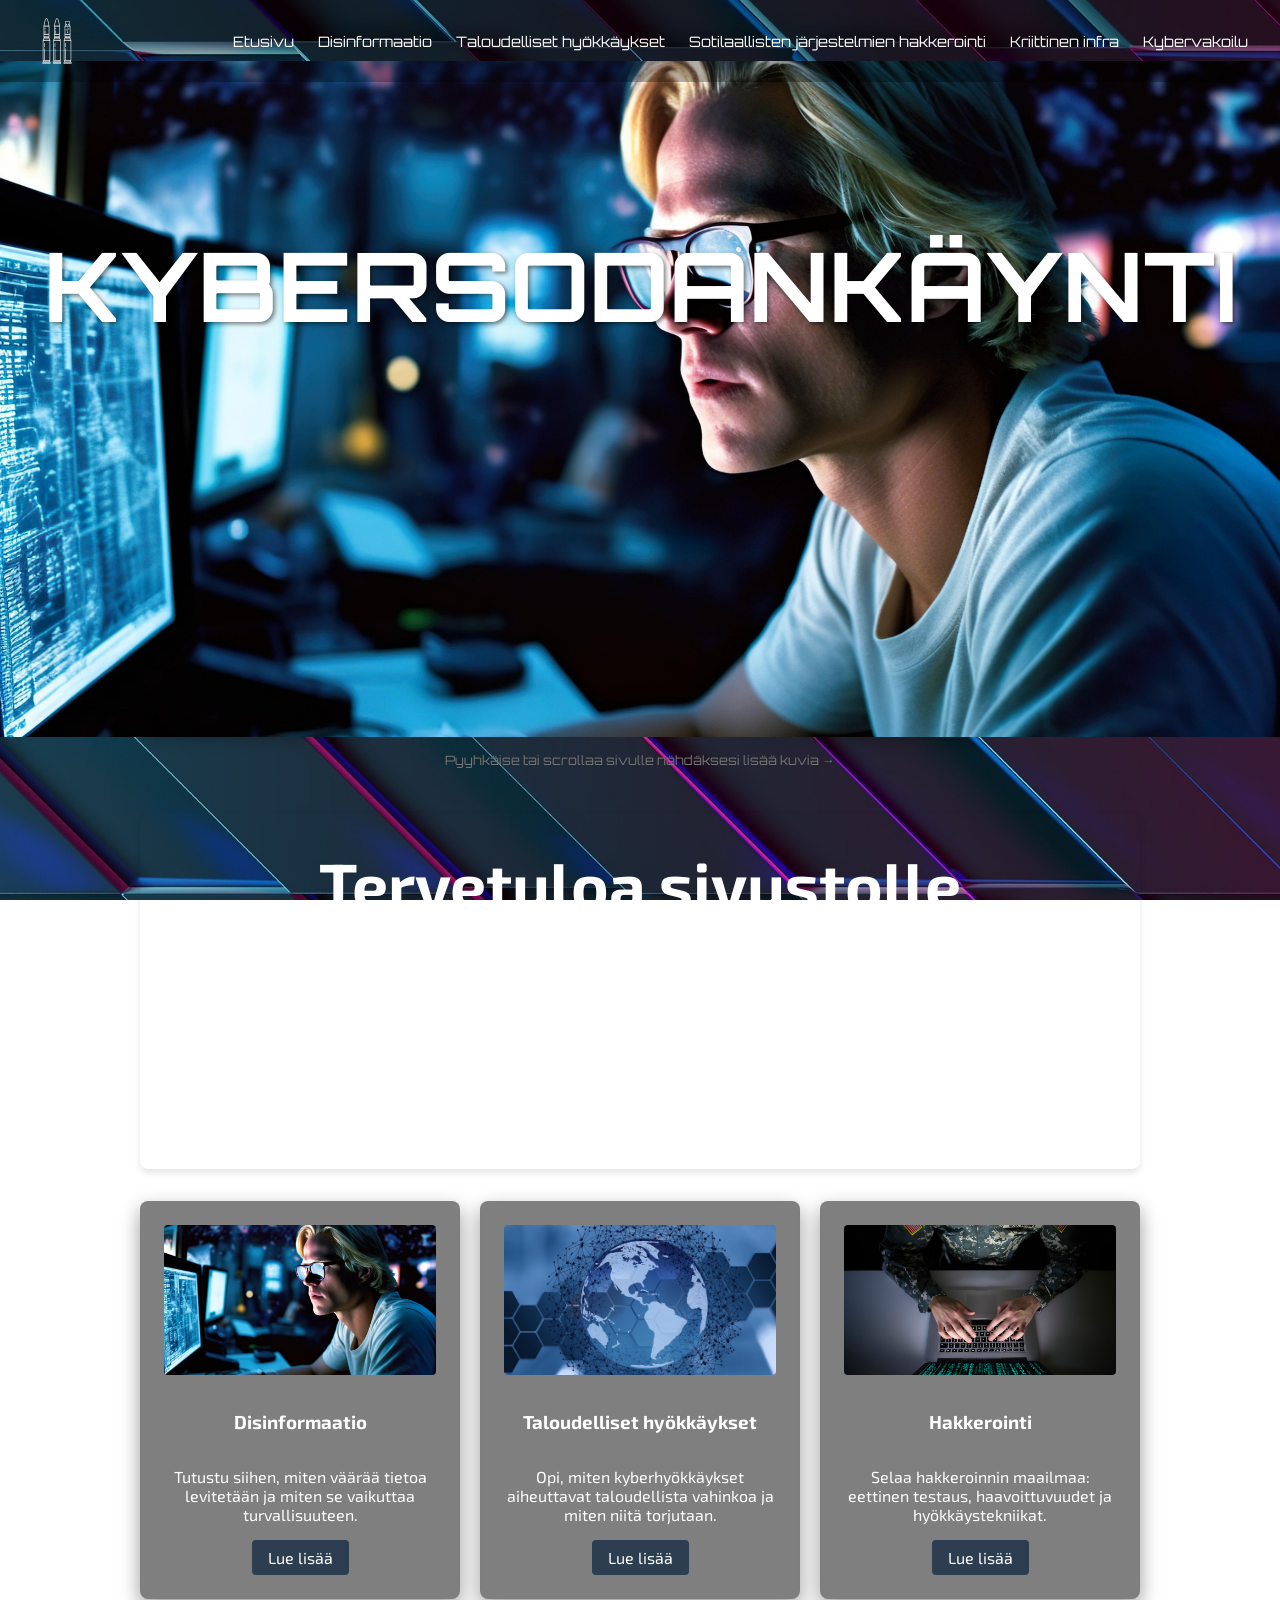
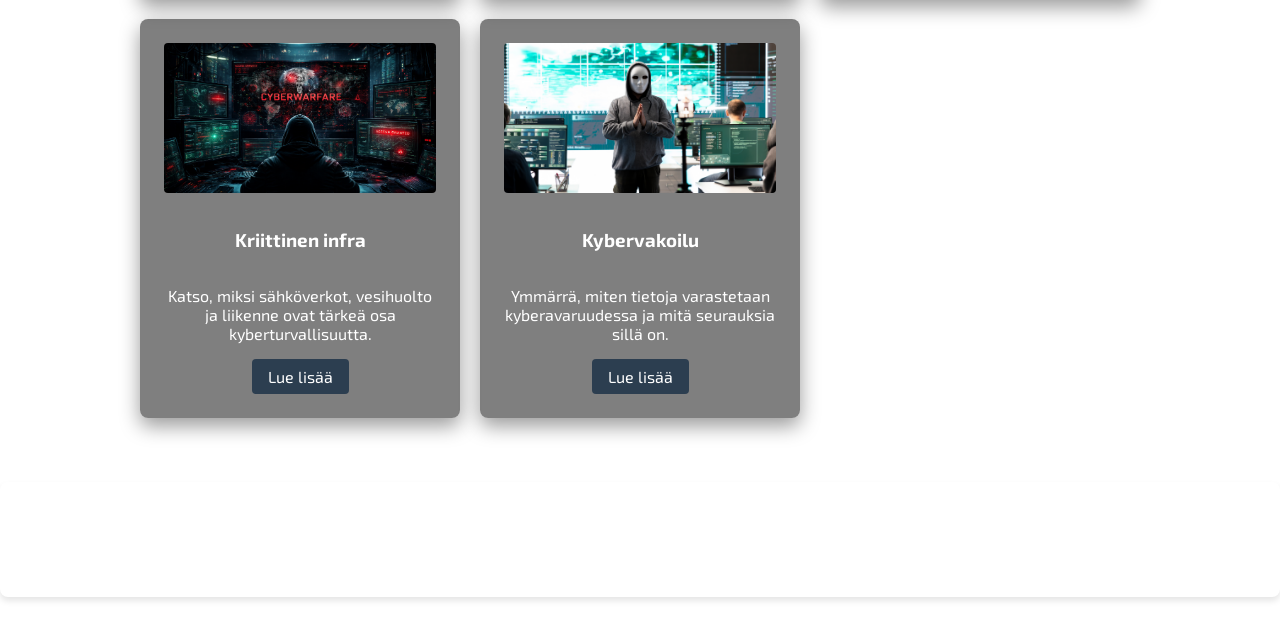
<file: index.html>
<!DOCTYPE html>
<html lang="fi">
<head>
    <meta charset="UTF-8">
    <meta name="viewport" content="width=device-width, initial-scale=1.0">
    <title>Etusivu - Kyberturvallisuus</title>
    <link rel="preconnect" href="https://fonts.googleapis.com">
    <link rel="preconnect" href="https://fonts.gstatic.com" crossorigin>
    <link rel="preconnect" href="https://fonts.googleapis.com">
    <link rel="preconnect" href="https://fonts.gstatic.com" crossorigin>
    <link href="https://fonts.googleapis.com/css2?family=Exo+2:ital,wght@0,100..900;1,100..900&display=swap" rel="stylesheet">      
 
    <link href="https://fonts.googleapis.com/css2?family=Orbitron:wght@400;700;900&amp;display=swap" rel="stylesheet">
 
    <link rel="stylesheet" href="css/style.css">
</head>
<body>

    <nav class="navbar">
        <img src="white_cb-icon.png" alt="Logo" class="logo"    >
        
        <input type="checkbox" id="menu-toggle">
        <label for="menu-toggle" class="hamburger">&#9776;</label>
        
        <ul class="nav-links">
            <li><a href="index.html">Etusivu</a></li>
            <li><a href="disinformaatio.html">Disinformaatio</a></li>
            <li><a href="taloudelliset.html">Taloudelliset hyökkäykset</a></li>
            <li><a href="hakkerointi.html">Sotilaallisten järjestelmien hakkerointi</a></li>
            <li><a href="kriittinen.html">Kriittinen infra</a></li>
            <li><a href="kybervakoilu.html">Kybervakoilu</a></li>
        </ul>
    </nav>

    <main class="container">
        
        <header class="hero-section">
            
            <h1>KYBERSODANKÄYNTI</h1>
            
            <div class="carousel-container">
                <div class="carousel">
                    <div class="slide"><img src="kuva1.jpg" alt="Kuva 1"></div>
                    <div class="slide"><img src="kuva2.jpg" alt="Kuva 2"></div>
                    <div class="slide"><img src="usamilitaryguy.jpg" alt="Kuva 3"></div>
                    <!-- KARUSELLI: Automaattisesti vaihtuu 10 sekunnin välein -->
                    <!-- Kuvat scrollaavat vaakasuunnassa ilman pehmeää pomppaus-animaatiota -->
                    <script>
            document.addEventListener('DOMContentLoaded', () => {
            const carousel = document.querySelector('.carousel');
            const slides = document.querySelectorAll('.slide');
            let currentIndex = 0;

            // setInterval pyörittää tätä koodia toistuvasti (tässä 10000ms = 10 sekuntia)
            setInterval(() => {
                currentIndex++; // Siirrytään seuraavaan kuvaan
                
                // Jos kuvat loppuvat, palataan takaisin ensimmäiseen (indeksi 0)
                if (currentIndex >= slides.length) {
                    currentIndex = 0;
                }
                
                // Vieritetään karuselli ilman pehmeää animaatiota (suora liike)
                const slide = slides[currentIndex];
                carousel.scrollLeft = slide.offsetLeft - carousel.offsetLeft;
            }, 10000); // Voit muuttaa nopeutta tästä! (esim. 5000 = 5 sekuntia)
        });
    </script>
                </div>
                <p class="carousel-hint">Pyyhkäise tai scrollaa sivulle nähdäksesi lisää kuvia &rarr;</p>
            </div>
        </header>

        <section class="info-section">
            <h1>Tervetuloa sivustolle</h1>
              <p>Elämme aikaa, jossa konfliktit eivät rajoitu vain fyysisille taistelukentille. 
                Kybersodankäynti on modernin maailman näkymätön uhka, joka voi horjuttaa kokonaisia valtioita, talouksia ja yhteiskunnan perustoimintoja.</p>

                <p>Tällä sivustolla perehdymme digitaalisen turvallisuuden polttavimpiin teemoihin. Käsittelemme disinformaation vaikutuksia, taloudellisia kyberhyökkäyksiä, hakkeroinnin menetelmiä, kriittisen infrastruktuurin suojelua sekä kybervakoilua. </p>
                <p>Tutustu aiheisiin alla olevien osioiden kautta ja syvennä ymmärrystäsi siitä, miten digitaalisessa maailmassa hyökätään – ja miten siellä puolustaudutaan.</p>
        </section>

        <!-- KORTIT: Jokainen kortti linkittää alasivulle. Kuva kortin yläosassa. -->
        <section class="cards-section">
            <!-- Kortti 1: Disinformaatio -->
            <div class="card">
                <img src="kuva1.jpg" alt="Kuva 1" class="card-image">
                <h3>Disinformaatio</h3>
                <p>Tutustu siihen, miten väärää tietoa levitetään ja miten se vaikuttaa turvallisuuteen.</p>
                <a href="disinformaatio.html" class="btn">Lue lisää</a>
            </div>
            <!-- Kortti 2: Taloudelliset hyökkäykset -->
            <div class="card">
                <img src="kuva2.jpg" alt="Kuva 2" class="card-image">
                <h3>Taloudelliset hyökkäykset</h3>
                <p>Opi, miten kyberhyökkäykset aiheuttavat taloudellista vahinkoa ja miten niitä torjutaan.</p>
                <a href="taloudelliset.html" class="btn">Lue lisää</a>
            </div>
            <!-- Kortti 3: Hakkerointi -->
            <div class="card">
                <img src="usamilitaryguy.jpg" alt="Kuva 3" class="card-image">
                <h3>Hakkerointi</h3>
                <p>Selaa hakkeroinnin maailmaa: eettinen testaus, haavoittuvuudet ja hyökkäystekniikat.</p>
                <a href="hakkerointi.html" class="btn">Lue lisää</a>
            </div>
            <!-- Kortti 4: Kriittinen infra -->
            <div class="card">
                <img src="Kuva 4.png" alt="Kuva 4" class="card-image">
                <h3>Kriittinen infra</h3>
                <p>Katso, miksi sähköverkot, vesihuolto ja liikenne ovat tärkeä osa kyberturvallisuutta.</p>
                <a href="kriittinen.html" class="btn">Lue lisää</a>
            </div>
            <!-- Kortti 5: Kybervakoilu -->
            <div class="card">
                <img src="vakoilupic.jpg" alt="Kuva 5" class="card-image">
                <h3>Kybervakoilu</h3>
                <p>Ymmärrä, miten tietoja varastetaan kyberavaruudessa ja mitä seurauksia sillä on.</p>
                <a href="kybervakoilu.html" class="btn">Lue lisää</a>
            </div>
        </section>

    </main>

    <footer>
        <p>&copy;WEB-HARJOITUSPROJEKTI - Toni, Juusto, Jimi, Antti Ja Olli </p>
    </footer>

</body>
</html>
</file>
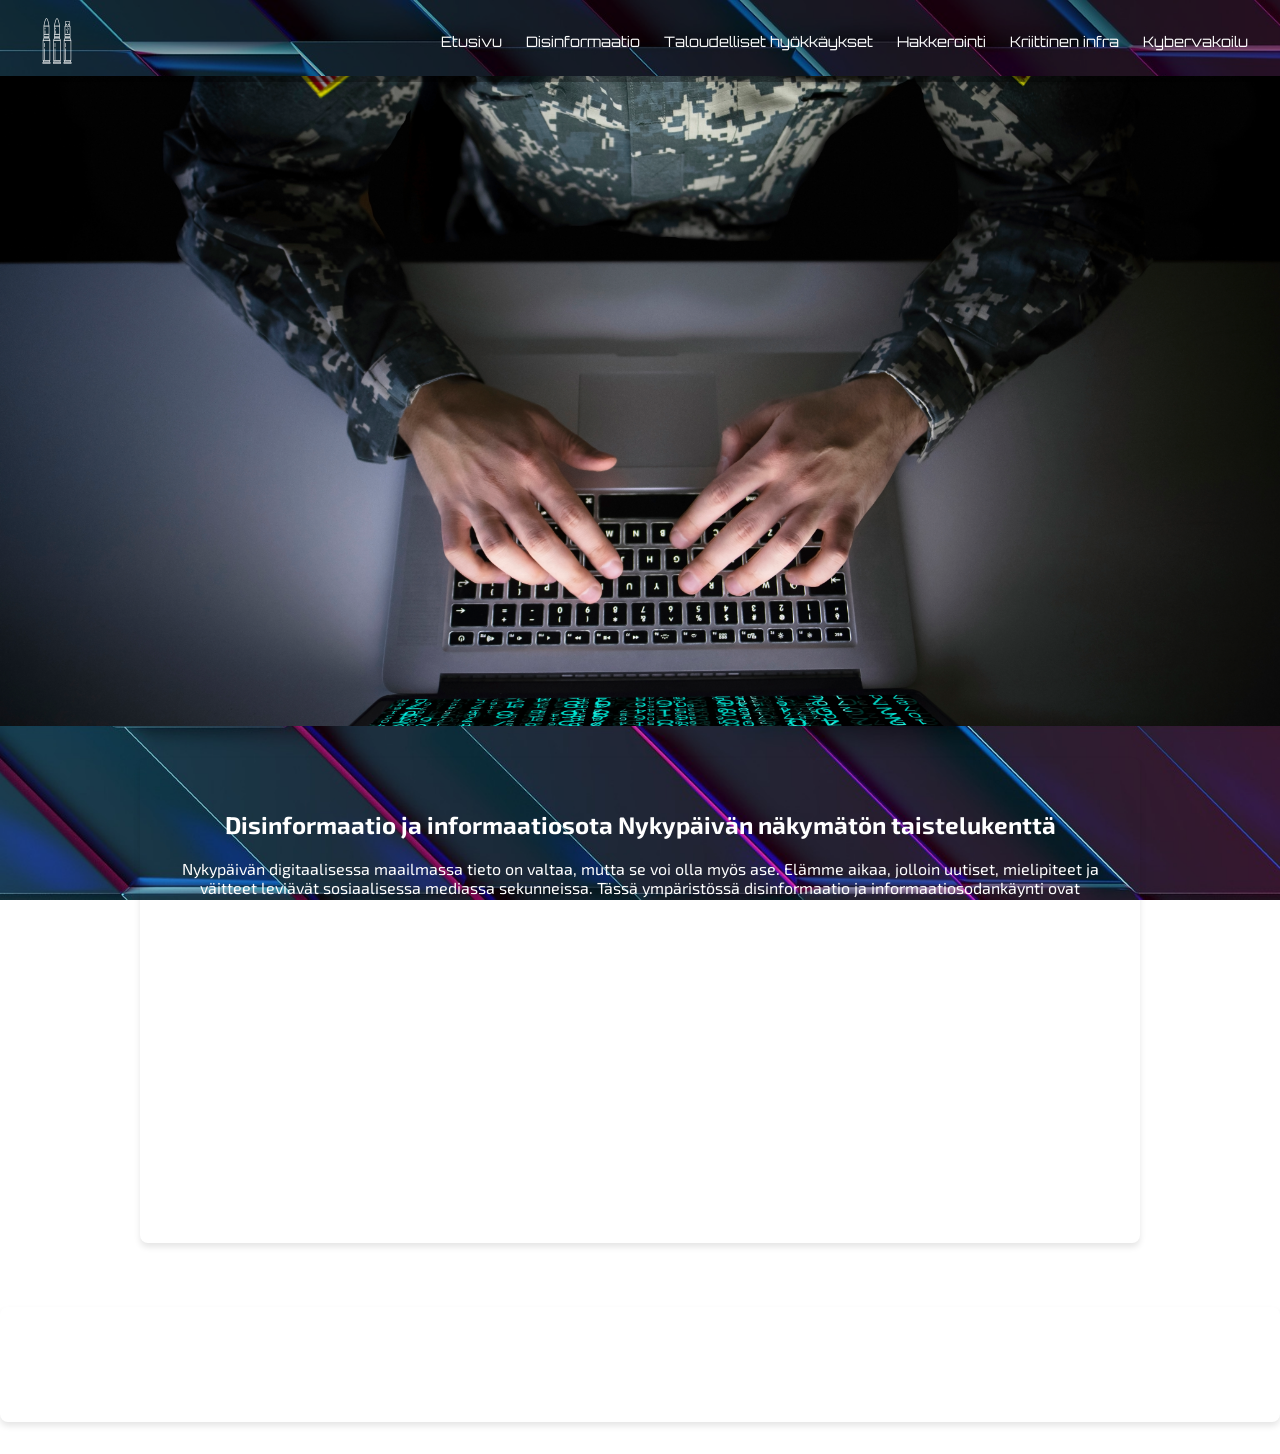
<file: disinformaatio.html>
<!DOCTYPE html>
<html lang="fi">
<head>
    <meta charset="UTF-8">
    <meta name="viewport" content="width=device-width, initial-scale=1.0">
    <title>Disinformaatio - Kyberturvallisuus</title>
    <!-- DEBUG-MUUTOKSET:
         - CSS-polku vaihdettu css/-kansioon.
         - Logo ja hero-kuva haetaan photos/-kansiosta.
         - Google Fonts -linkin &-merkki muutettu validiin &amp;-muotoon. -->
    <link rel="preconnect" href="https://fonts.googleapis.com">
    <link rel="preconnect" href="https://fonts.gstatic.com" crossorigin>
    <link href="https://fonts.googleapis.com/css2?family=Exo+2:ital,wght@0,100..900;1,100..900&display=swap" rel="stylesheet">
    <link href="https://fonts.googleapis.com/css2?family=Orbitron:wght@400;700;900&amp;display=swap" rel="stylesheet">
    <link rel="stylesheet" href="css/style.css">
</head>
<body>

    <nav class="navbar">
        <img src="photos/white_cb-icon.png" alt="Logo" class="logo">
        
        <input type="checkbox" id="menu-toggle">
        <label for="menu-toggle" class="hamburger">&#9776;</label>
        
        <ul class="nav-links">
            <li><a href="index.html">Etusivu</a></li>
            <li><a href="disinformaatio.html">Disinformaatio</a></li>
            <li><a href="taloudelliset.html">Taloudelliset hyökkäykset</a></li>
            <li><a href="hakkerointi.html">Hakkerointi</a></li>
            <li><a href="kriittinen.html">Kriittinen infra</a></li>
            <li><a href="kybervakoilu.html">Kybervakoilu</a></li>
        </ul>
    </nav>

    <div class="hero-image">
        <img src="photos/usamilitaryguy.jpg" alt="Hero-kuva" />
    </div>
    <main class="container">
        
        <!-- SISÄLTÖOSIO: Pääotsikko ja pitkä kuvaus aiheesta -->
        <section class="info-section">
            <h2>Disinformaatio ja informaatiosota Nykypäivän näkymätön taistelukenttä</h2>
            <p>Nykypäivän digitaalisessa maailmassa tieto on valtaa, mutta se voi olla myös ase. 
                Elämme aikaa, jolloin uutiset, mielipiteet ja väitteet leviävät sosiaalisessa mediassa sekunneissa. 
                Tässä ympäristössä disinformaatio ja informaatiosodankäynti ovat todellisia ilmiöitä, jotka pyrkivät muokkaamaan mielipiteitä, luomaan epäsopua ja heikentämään luottamusta yhteiskuntaan.

                Tämä sivu auttaa sinua ymmärtämään informaatiovaikuttamisen peruskäsitteet ja antaa työkaluja haitalliselta vaikuttamiselta suojautumiseen.</p>

                <h3>Käsitteet haltuun: Misinformaatio vai disinformaatio?</h3>
                <p>Väärä tieto jaetaan usein kolmeen eri luokkaan sen perusteella, onko taustalla tahallinen pyrkimys aiheuttaa vahinkoa.

                <p>Misinformaatio: Väärää tai epätarkkaa tietoa, jota jaetaan vahingossa, ilman pahaa tarkoitusta. Kyseessä voi olla esimerkiksi aito väärinkäsitys, huolimattomuus tai vanhentuneen tiedon jakaminen eteenpäin.</p>

<p>Disinformaatio: Tahallaan luotua ja levitettyä valheellista tietoa. Sen tarkoituksena on johtaa harhaan, aiheuttaa vahinkoa, kääntää huomio pois tärkeistä aiheista tai hyödyttää levittäjäänsä poliittisesti tai taloudellisesti.</p>

<p>Malinformaatio: Sinänsä todenperäistä tietoa, jota levitetään tarkoituksena vahingoittaa henkilöä, organisaatiota tai valtiota. Esimerkkejä tästä ovat yksityisluontoisten viestien, kuvien tai liikesalaisuuksien tahallinen vuotaminen julkisuuteen.</p>
        </section>

    </main>

    <footer>
        <p>&copy;WEB-HARJOITUSPROJEKTI - Toni, Juusto, Jimi, Antti Ja Olli </p>
    </footer>

</body>
</html>
</file>
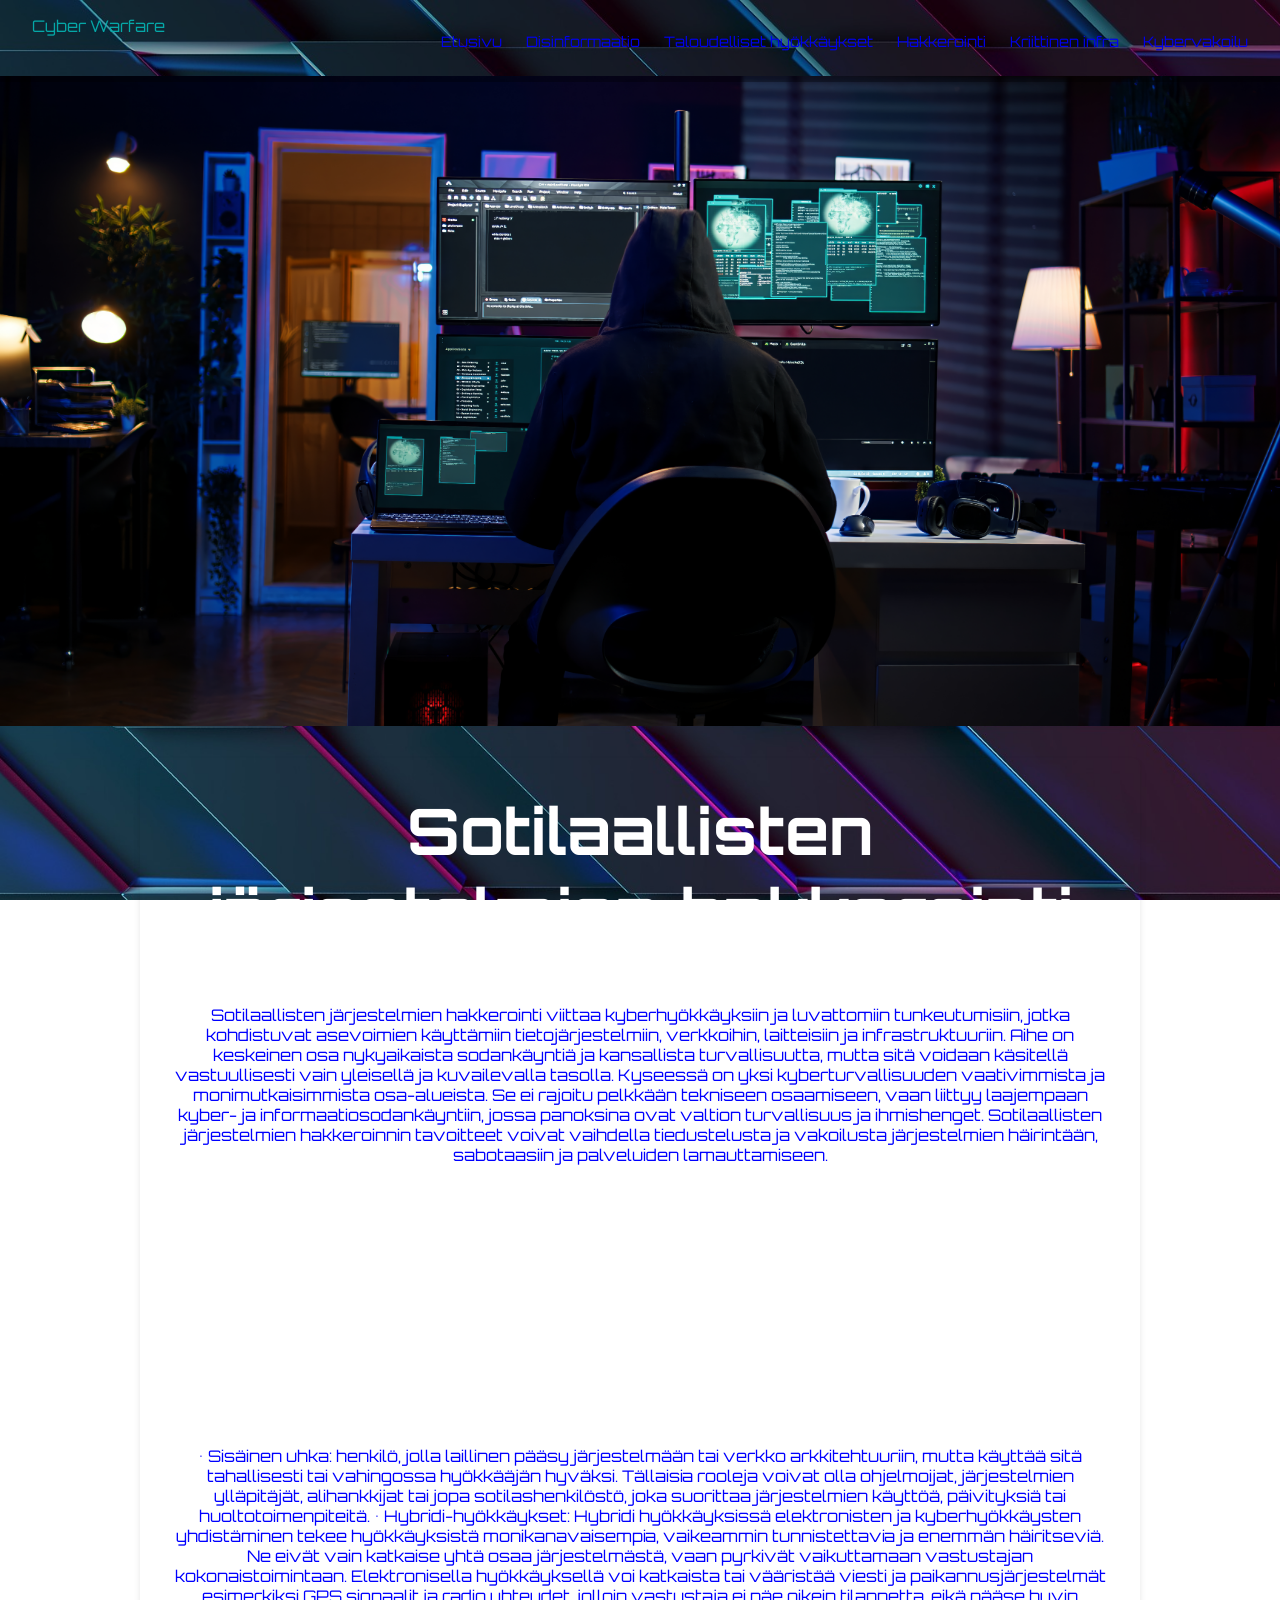
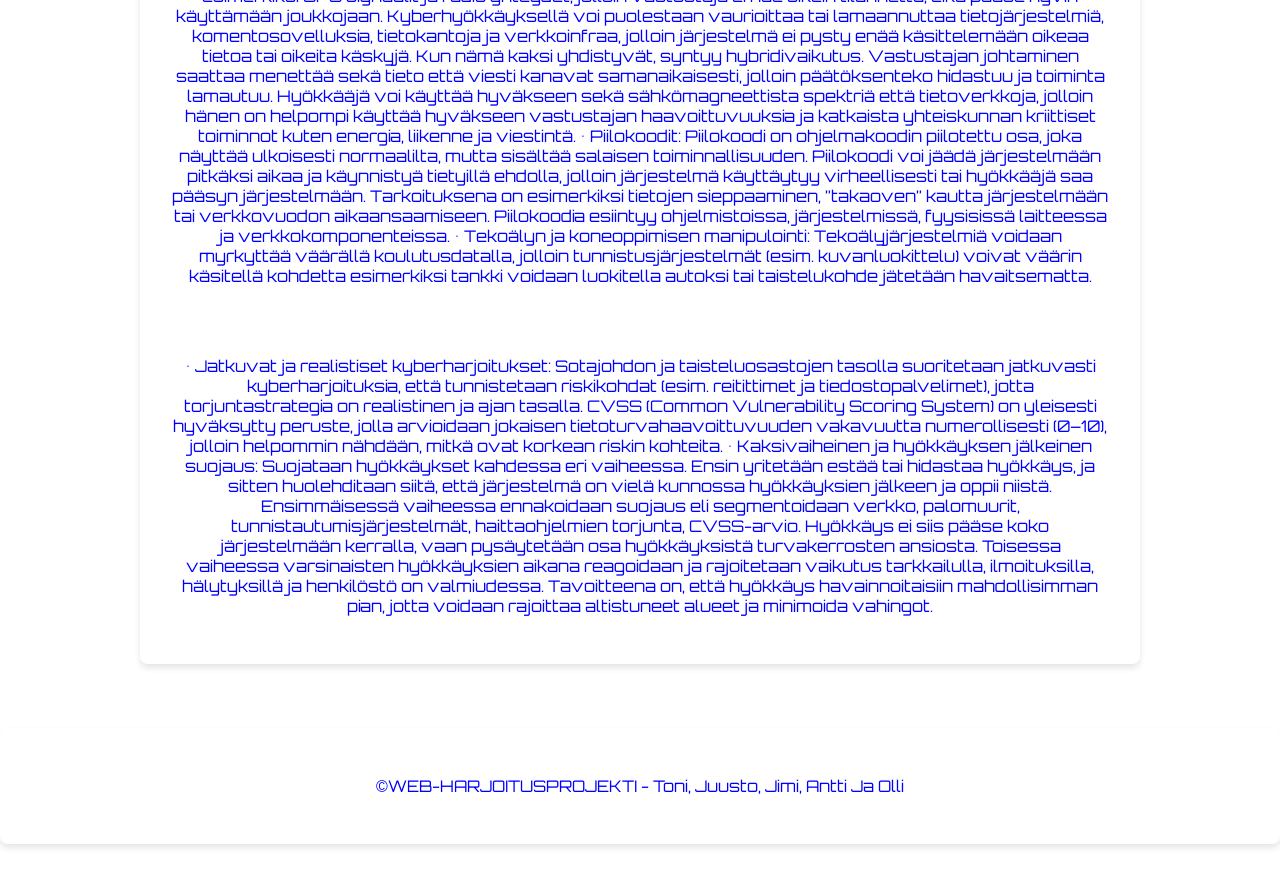
<file: Hakkerointi.html>
<!DOCTYPE html>
<html lang="fi">
<head>
    <meta charset="UTF-8">
    <meta name="viewport" content="width=device-width, initial-scale=1.0">
    <title>Hakkerointi - Kyberturvallisuus</title>
    <link rel="preconnect" href="https://fonts.googleapis.com">
    <link rel="preconnect" href="https://fonts.gstatic.com" crossorigin>
    <link href="https://fonts.googleapis.com/css2?family=Orbitron:wght@400;700;900&display=swap" rel="stylesheet">
    <link rel="stylesheet" href="styles.css">
</head>
<body>

    <nav class="navbar">
        <div class="logo">Cyber Warfare</div>
        
        <input type="checkbox" id="menu-toggle">
        <label for="menu-toggle" class="hamburger">&#9776;</label>
        
        <ul class="nav-links">
            <li><a href="index.html">Etusivu</a></li>
            <li><a href="disinformaatio.html">Disinformaatio</a></li>
            <li><a href="taloudelliset.html">Taloudelliset hyökkäykset</a></li>
            <li><a href="hakkerointi.html">Hakkerointi</a></li>
            <li><a href="kriittinen.html">Kriittinen infra</a></li>
            <li><a href="kybervakoilu.html">Kybervakoilu</a></li>
        </ul>
    </nav>

    <div class="hero-image">
        <img src="hackerpic.jpg" alt="Hero-kuva" />
    </div>
    <main class="container">
        
        <section class="info-section">
            <h1>Sotilaallisten järjestelmien hakkerointi</h1>
            <p>Sotilaallisten järjestelmien hakkerointi viittaa kyberhyökkäyksiin ja luvattomiin tunkeutumisiin,
            jotka kohdistuvat asevoimien käyttämiin tietojärjestelmiin, verkkoihin, laitteisiin ja infrastruktuuriin.
            Aihe on keskeinen osa nykyaikaista sodankäyntiä ja kansallista turvallisuutta, mutta sitä voidaan käsitellä vastuullisesti vain yleisellä ja kuvailevalla tasolla.
            Kyseessä on yksi kyberturvallisuuden vaativimmista ja monimutkaisimmista osa-alueista. Se ei rajoitu pelkkään tekniseen osaamiseen, vaan liittyy laajempaan
            kyber- ja informaatiosodankäyntiin, jossa panoksina ovat valtion turvallisuus ja ihmishenget.
            Sotilaallisten järjestelmien hakkeroinnin tavoitteet voivat vaihdella tiedustelusta ja vakoilusta järjestelmien häirintään, sabotaasiin ja palveluiden lamauttamiseen.</p>

            <h1>Nykyaikaiset uhat ja torjunta tavat</h1>
            <h2>Uhkat</h2>
            <p>
            •	Sisäinen uhka: henkilö, jolla laillinen pääsy järjestelmään tai verkko arkkitehtuuriin, mutta käyttää sitä tahallisesti tai vahingossa hyökkääjän hyväksi. Tällaisia rooleja voivat olla ohjelmoijat, järjestelmien ylläpitäjät, alihankkijat tai jopa sotilashenkilöstö, joka suorittaa järjestelmien käyttöä, päivityksiä tai huoltotoimenpiteitä. 
            •	Hybridi-hyökkäykset: Hybridi hyökkäyksissä elektronisten ja kyberhyökkäysten yhdistäminen tekee hyökkäyksistä monikanavaisempia, vaikeammin tunnistettavia ja enemmän häiritseviä. Ne eivät vain katkaise yhtä osaa järjestelmästä, vaan pyrkivät vaikuttamaan vastustajan kokonaistoimintaan. Elektronisella hyökkäyksellä voi katkaista tai vääristää viesti  ja paikannusjärjestelmät esimerkiksi GPS signaalit ja radio  yhteydet, jolloin vastustaja ei näe oikein tilannetta, eikä pääse hyvin käyttämään joukkojaan. Kyberhyökkäyksellä voi puolestaan vaurioittaa tai lamaannuttaa tietojärjestelmiä, komentosovelluksia, tietokantoja ja verkkoinfraa, jolloin järjestelmä ei pysty enää käsittelemään oikeaa tietoa tai oikeita käskyjä. Kun nämä kaksi yhdistyvät, syntyy hybridivaikutus. Vastustajan johtaminen saattaa menettää sekä tieto  että viesti kanavat samanaikaisesti, jolloin päätöksenteko hidastuu ja toiminta lamautuu. Hyökkääjä voi käyttää hyväkseen sekä sähkömagneettista spektriä että tietoverkkoja, jolloin hänen on helpompi käyttää hyväkseen vastustajan haavoittuvuuksia ja katkaista yhteiskunnan kriittiset toiminnot kuten energia, liikenne ja viestintä.
            •	Piilokoodit: Piilokoodi on ohjelmakoodin piilotettu osa, joka näyttää ulkoisesti normaalilta, mutta sisältää salaisen toiminnallisuuden. Piilokoodi voi jäädä järjestelmään pitkäksi aikaa ja käynnistyä tietyillä ehdolla, jolloin järjestelmä käyttäytyy virheellisesti tai hyökkääjä saa pääsyn järjestelmään. Tarkoituksena on esimerkiksi tietojen sieppaaminen, ”takaoven” kautta järjestelmään tai verkkovuodon aikaansaamiseen. Piilokoodia esiintyy ohjelmistoissa, järjestelmissä, fyysisissä laitteessa ja verkkokomponenteissa.
            •	Tekoälyn ja koneoppimisen manipulointi: Tekoälyjärjestelmiä voidaan myrkyttää väärällä koulutusdatalla, jolloin tunnistusjärjestelmät (esim. kuvanluokittelu) voivat väärin käsitellä kohdetta esimerkiksi tankki voidaan luokitella autoksi tai taistelukohde jätetään havaitsematta.</p>

            <h2>Torjunta tavat</h2>
            <p>
            •	Jatkuvat ja realistiset kyberharjoitukset: Sotajohdon ja taisteluosastojen tasolla suoritetaan jatkuvasti kyberharjoituksia, että tunnistetaan riskikohdat (esim. reitittimet ja tiedostopalvelimet), jotta torjuntastrategia on realistinen ja ajan tasalla. CVSS (Common Vulnerability Scoring System) on yleisesti hyväksytty peruste, jolla arvioidaan jokaisen tietoturvahaavoittuvuuden vakavuutta numerollisesti (0–10), jolloin helpommin nähdään, mitkä ovat korkean riskin kohteita.
            •	Kaksivaiheinen ja hyökkäyksen jälkeinen suojaus: Suojataan hyökkäykset kahdessa eri vaiheessa. Ensin yritetään estää tai hidastaa hyökkäys, ja sitten huolehditaan siitä, että järjestelmä on vielä kunnossa hyökkäyksien jälkeen ja oppii niistä. Ensimmäisessä vaiheessa ennakoidaan suojaus eli segmentoidaan verkko, palomuurit, tunnistautumisjärjestelmät, haittaohjelmien torjunta, CVSS-arvio. Hyökkäys ei siis pääse koko järjestelmään kerralla, vaan pysäytetään osa hyökkäyksistä turvakerrosten ansiosta. Toisessa vaiheessa varsinaisten hyökkäyksien aikana reagoidaan ja rajoitetaan vaikutus tarkkailulla, ilmoituksilla, hälytyksillä ja henkilöstö on valmiudessa. Tavoitteena on, että hyökkäys havainnoitaisiin mahdollisimman pian, jotta voidaan rajoittaa altistuneet alueet ja minimoida vahingot.
            </p>
        </section>

       

    </main>

    <footer>
        <p>&copy;WEB-HARJOITUSPROJEKTI - Toni, Juusto, Jimi, Antti Ja Olli </p>
    </footer>

</body>
</html>
</file>
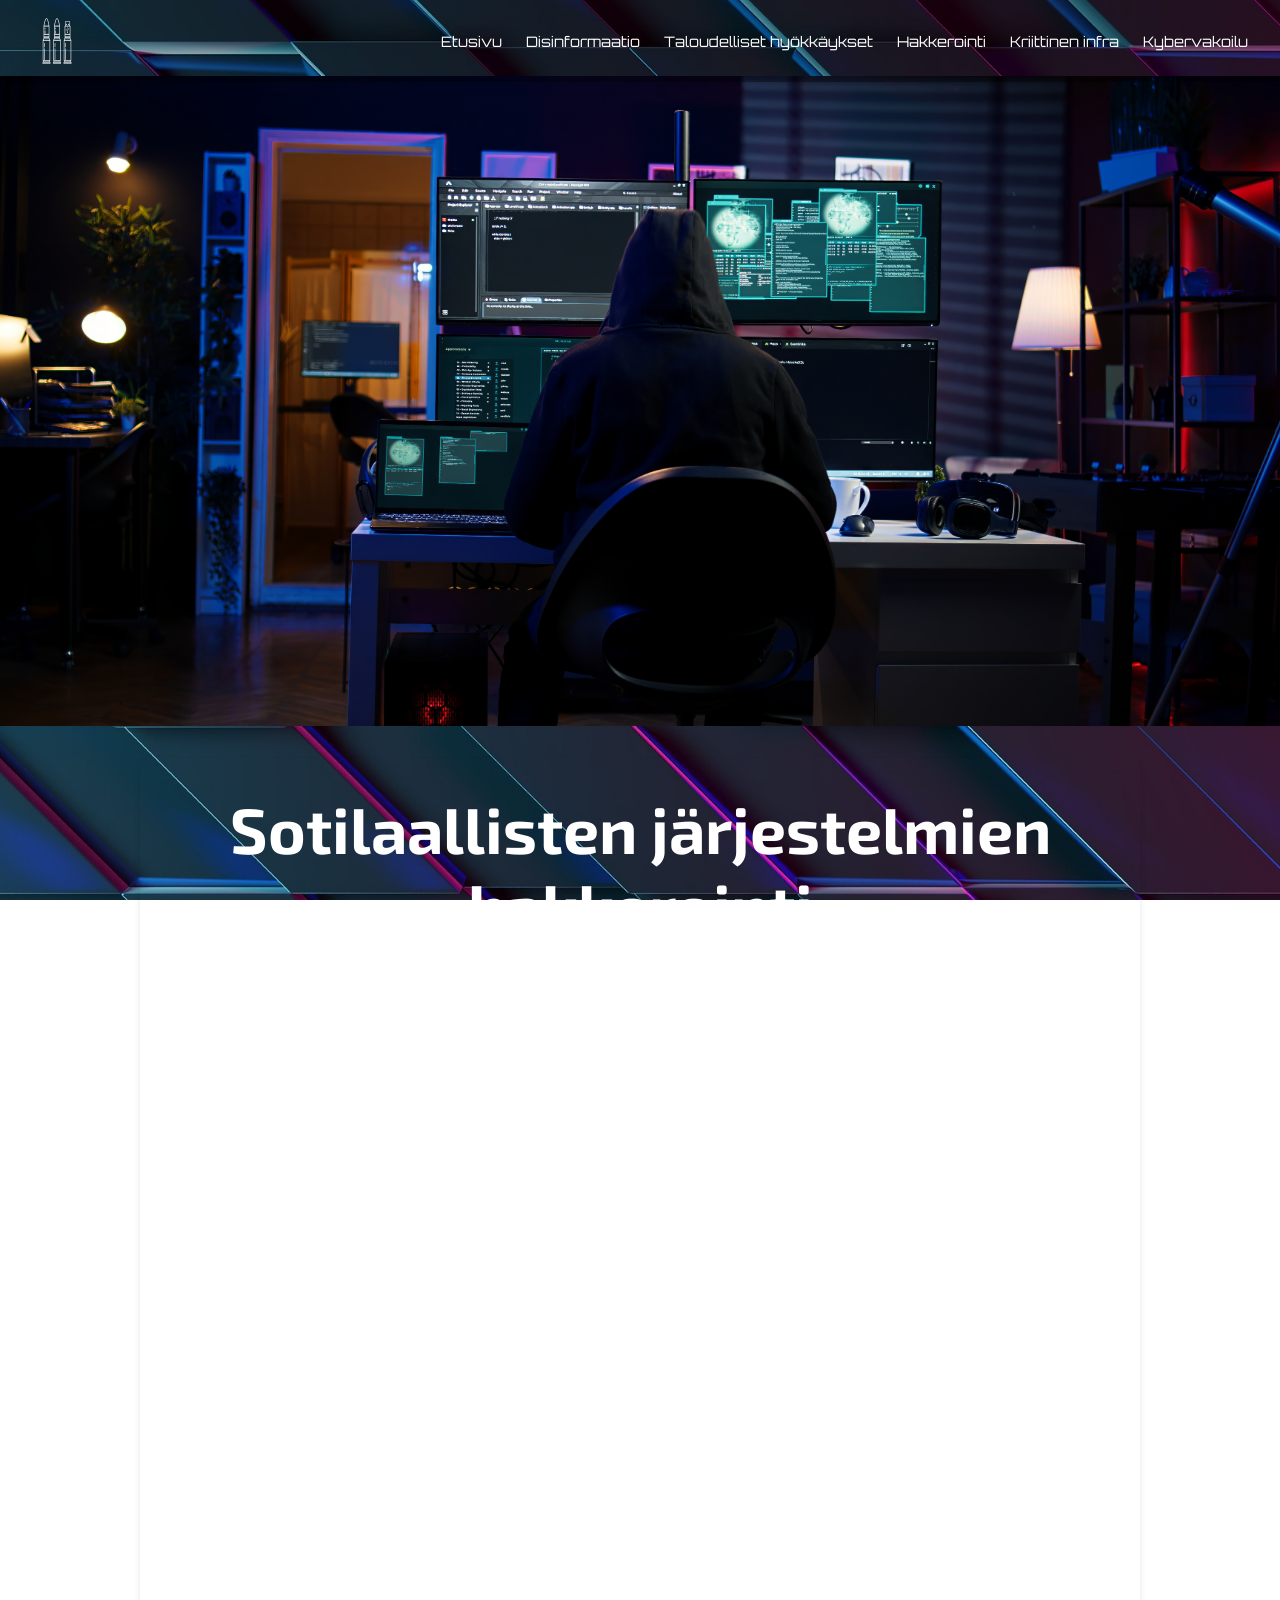
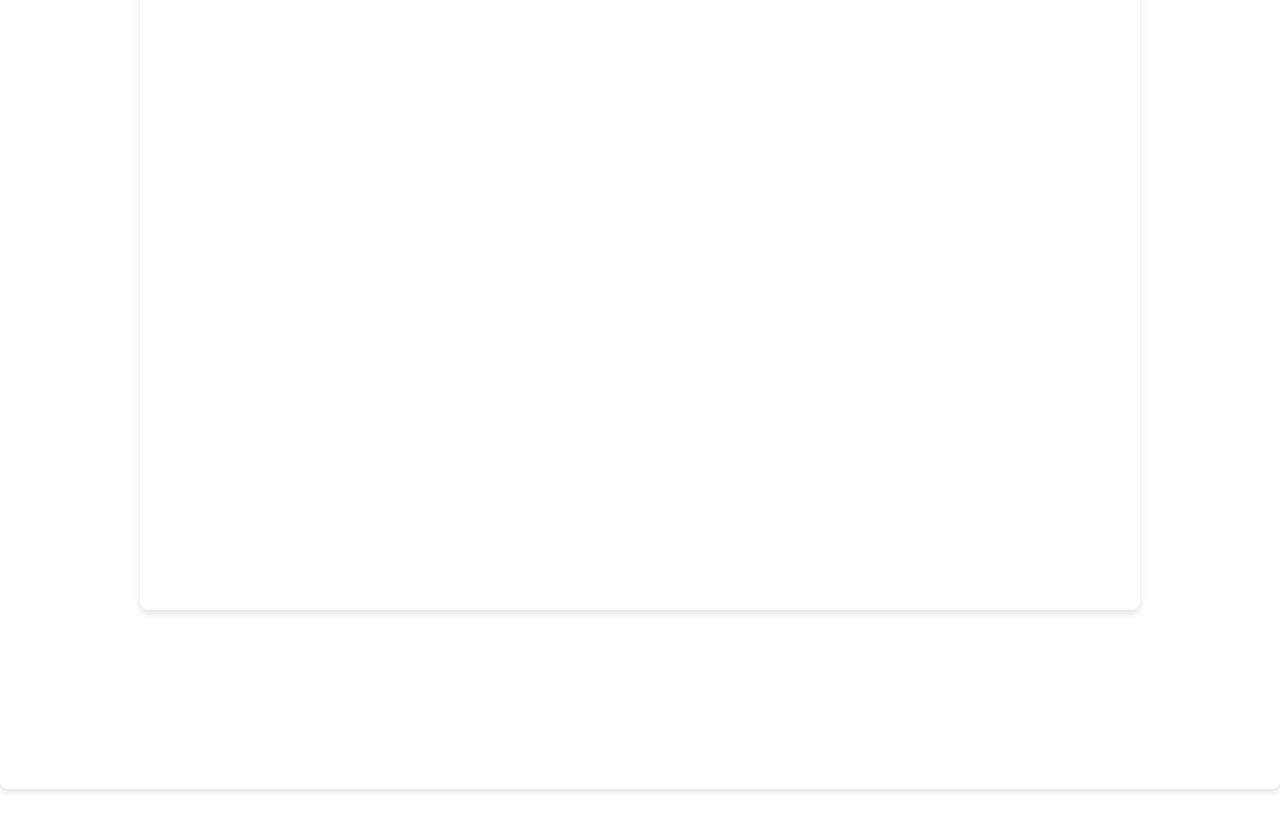
<file: hakkerointi.html>
<!DOCTYPE html>
<html lang="fi">
<head>
    <meta charset="UTF-8">
    <meta name="viewport" content="width=device-width, initial-scale=1.0">
    <title>Hakkerointi - Kyberturvallisuus</title>
    <!-- DEBUG-MUUTOKSET:
         - CSS-polku vaihdettu css/-kansioon.
         - Logo ja hero-kuva haetaan photos/-kansiosta.
         - Google Fonts -linkin &-merkki muutettu validiin &amp;-muotoon. -->
    <link rel="preconnect" href="https://fonts.googleapis.com">
    <link rel="preconnect" href="https://fonts.gstatic.com" crossorigin>
    <link href="https://fonts.googleapis.com/css2?family=Exo+2:ital,wght@0,100..900;1,100..900&display=swap" rel="stylesheet">
    <link href="https://fonts.googleapis.com/css2?family=Orbitron:wght@400;700;900&amp;display=swap" rel="stylesheet">
    <link rel="stylesheet" href="css/style.css">
</head>
<body>

    <nav class="navbar">
        <img src="photos/white_cb-icon.png" alt="Logo" class="logo">
        
        <input type="checkbox" id="menu-toggle">
        <label for="menu-toggle" class="hamburger">&#9776;</label>
        
        <ul class="nav-links">
            <li><a href="index.html">Etusivu</a></li>
            <li><a href="disinformaatio.html">Disinformaatio</a></li>
            <li><a href="taloudelliset.html">Taloudelliset hyökkäykset</a></li>
            <li><a href="hakkerointi.html">Hakkerointi</a></li>
            <li><a href="kriittinen.html">Kriittinen infra</a></li>
            <li><a href="kybervakoilu.html">Kybervakoilu</a></li>
        </ul>
    </nav>

    <div class="hero-image">
        <img src="photos/hackerpic.jpg" alt="Hero-kuva" />
    </div>
    <main class="container">
        
        <section class="info-section">
            <h1>Sotilaallisten järjestelmien hakkerointi</h1>
            <p>
Sotilaallisten järjestelmien hakkerointi viittaa kyberhyökkäyksiin ja luvattomiin tunkeutumisiin, jotka kohdistuvat asevoimien käyttämiin tietojärjestelmiin, verkkoihin, laitteisiin ja infrastruktuuriin. Aihe on keskeinen osa nykyaikaista sodankäyntiä ja kansallista turvallisuutta, mutta sitä voidaan käsitellä vastuullisesti vain yleisellä ja kuvailevalla tasolla.
Kyseessä on yksi kyberturvallisuuden vaativimmista ja monimutkaisimmista osa-alueista. Se ei rajoitu pelkkään tekniseen osaamiseen, vaan liittyy laajempaan kyber- ja informaatiosodankäyntiin, jossa panoksina ovat valtion turvallisuus ja ihmishenget. Sotilaallisten järjestelmien hakkeroinnin tavoitteet voivat vaihdella tiedustelusta ja vakoilusta järjestelmien häirintään, sabotaasiin ja palveluiden lamauttamiseen.

<h1>Nykyaikaiset uhat ja torjunta tavat</h1>
<h2>Uhkat</h2>
<ul><strong>Sisäinen uhka:</strong> Henkilö, jolla laillinen pääsy järjestelmään tai verkko arkkitehtuuriin, mutta käyttää sitä tahallisesti tai vahingossa hyökkääjän hyväksi. Tällaisia rooleja voivat olla ohjelmoijat, järjestelmien ylläpitäjät, alihankkijat tai jopa sotilashenkilöstö, joka suorittaa järjestelmien käyttöä, päivityksiä tai huoltotoimenpiteitä.</ul>
<ul><strong>Hybridi-hyökkäykset:</strong> Hybridi hyökkäyksissä elektronisten ja kyberhyökkäysten yhdistäminen tekee hyökkäyksistä monikanavaisempia, vaikeammin tunnistettavia ja enemmän häiritseviä. Ne eivät vain katkaise yhtä osaa järjestelmästä, vaan pyrkivät vaikuttamaan vastustajan kokonaistoimintaan. Elektronisella hyökkäyksellä voi katkaista tai vääristää viesti  ja paikannusjärjestelmät esimerkiksi GPS signaalit ja radio  yhteydet, jolloin vastustaja ei näe oikein tilannetta, eikä pääse hyvin käyttämään joukkojaan. Kyberhyökkäyksellä voi puolestaan vaurioittaa tai lamaannuttaa tietojärjestelmiä, komentosovelluksia, tietokantoja ja verkkoinfraa, jolloin järjestelmä ei pysty enää käsittelemään oikeaa tietoa tai oikeita käskyjä. Kun nämä kaksi yhdistyvät, syntyy hybridivaikutus. Vastustajan johtaminen saattaa menettää sekä tieto  että viesti kanavat samanaikaisesti, jolloin päätöksenteko hidastuu ja toiminta lamautuu. Hyökkääjä voi käyttää hyväkseen sekä sähkömagneettista spektriä että tietoverkkoja, jolloin hänen on helpompi käyttää hyväkseen vastustajan haavoittuvuuksia ja katkaista yhteiskunnan kriittiset toiminnot kuten energia, liikenne ja viestintä.</ul>
<ul><strong>Piilokoodit:</strong> Piilokoodi on ohjelmakoodin piilotettu osa, joka näyttää ulkoisesti normaalilta, mutta sisältää salaisen toiminnallisuuden. Piilokoodi voi jäädä järjestelmään pitkäksi aikaa ja käynnistyä tietyillä ehdolla, jolloin järjestelmä käyttäytyy virheellisesti tai hyökkääjä saa pääsyn järjestelmään. Tarkoituksena on esimerkiksi tietojen sieppaaminen, ”takaoven” kautta järjestelmään tai verkkovuodon aikaansaamiseen. Piilokoodia esiintyy ohjelmistoissa, järjestelmissä, fyysisissä laitteessa ja verkkokomponenteissa.</ul>
<ul><strong>Tekoälyn ja koneoppimisen manipulointi:</strong> Tekoälyjärjestelmiä voidaan myrkyttää väärällä koulutusdatalla, jolloin tunnistusjärjestelmät (esim. kuvanluokittelu) voivat väärin käsitellä kohdetta esimerkiksi tankki voidaan luokitella autoksi tai taistelukohde jätetään havaitsematta.</ul>
<h2>Torjunta tavat</h2>
<ul><strong>Jatkuvat ja realistiset kyberharjoitukset:</strong> Sotajohdon ja taisteluosastojen tasolla suoritetaan jatkuvasti kyberharjoituksia, että tunnistetaan riskikohdat (esim. reitittimet ja tiedostopalvelimet), jotta torjuntastrategia on realistinen ja ajan tasalla. CVSS (Common Vulnerability Scoring System) on yleisesti hyväksytty peruste, jolla arvioidaan jokaisen tietoturvahaavoittuvuuden vakavuutta numerollisesti (0–10), jolloin helpommin nähdään, mitkä ovat korkean riskin kohteita.</ul>
<ul><strong>Kaksivaiheinen ja hyökkäyksen jälkeinen suojaus:</strong> Suojataan hyökkäykset kahdessa eri vaiheessa. Ensin yritetään estää tai hidastaa hyökkäys, ja sitten huolehditaan siitä, että järjestelmä on vielä kunnossa hyökkäyksien jälkeen ja oppii niistä. Ensimmäisessä vaiheessa ennakoidaan suojaus eli segmentoidaan verkko, palomuurit, tunnistautumisjärjestelmät, haittaohjelmien torjunta, CVSS-arvio. Hyökkäys ei siis pääse koko järjestelmään kerralla, vaan pysäytetään osa hyökkäyksistä turvakerrosten ansiosta. Toisessa vaiheessa varsinaisten hyökkäyksien aikana reagoidaan ja rajoitetaan vaikutus tarkkailulla, ilmoituksilla, hälytyksillä ja henkilöstö on valmiudessa. Tavoitteena on, että hyökkäys havainnoitaisiin mahdollisimman pian, jotta voidaan rajoittaa altistuneet alueet ja minimoida vahingot.</ul>
</p>
        </section>

    </main>

    <footer>
        <p>&copy;WEB-HARJOITUSPROJEKTI - Toni, Juusto, Jimi, Antti Ja Olli </p>
    </footer>

</body>
</html>
</file>
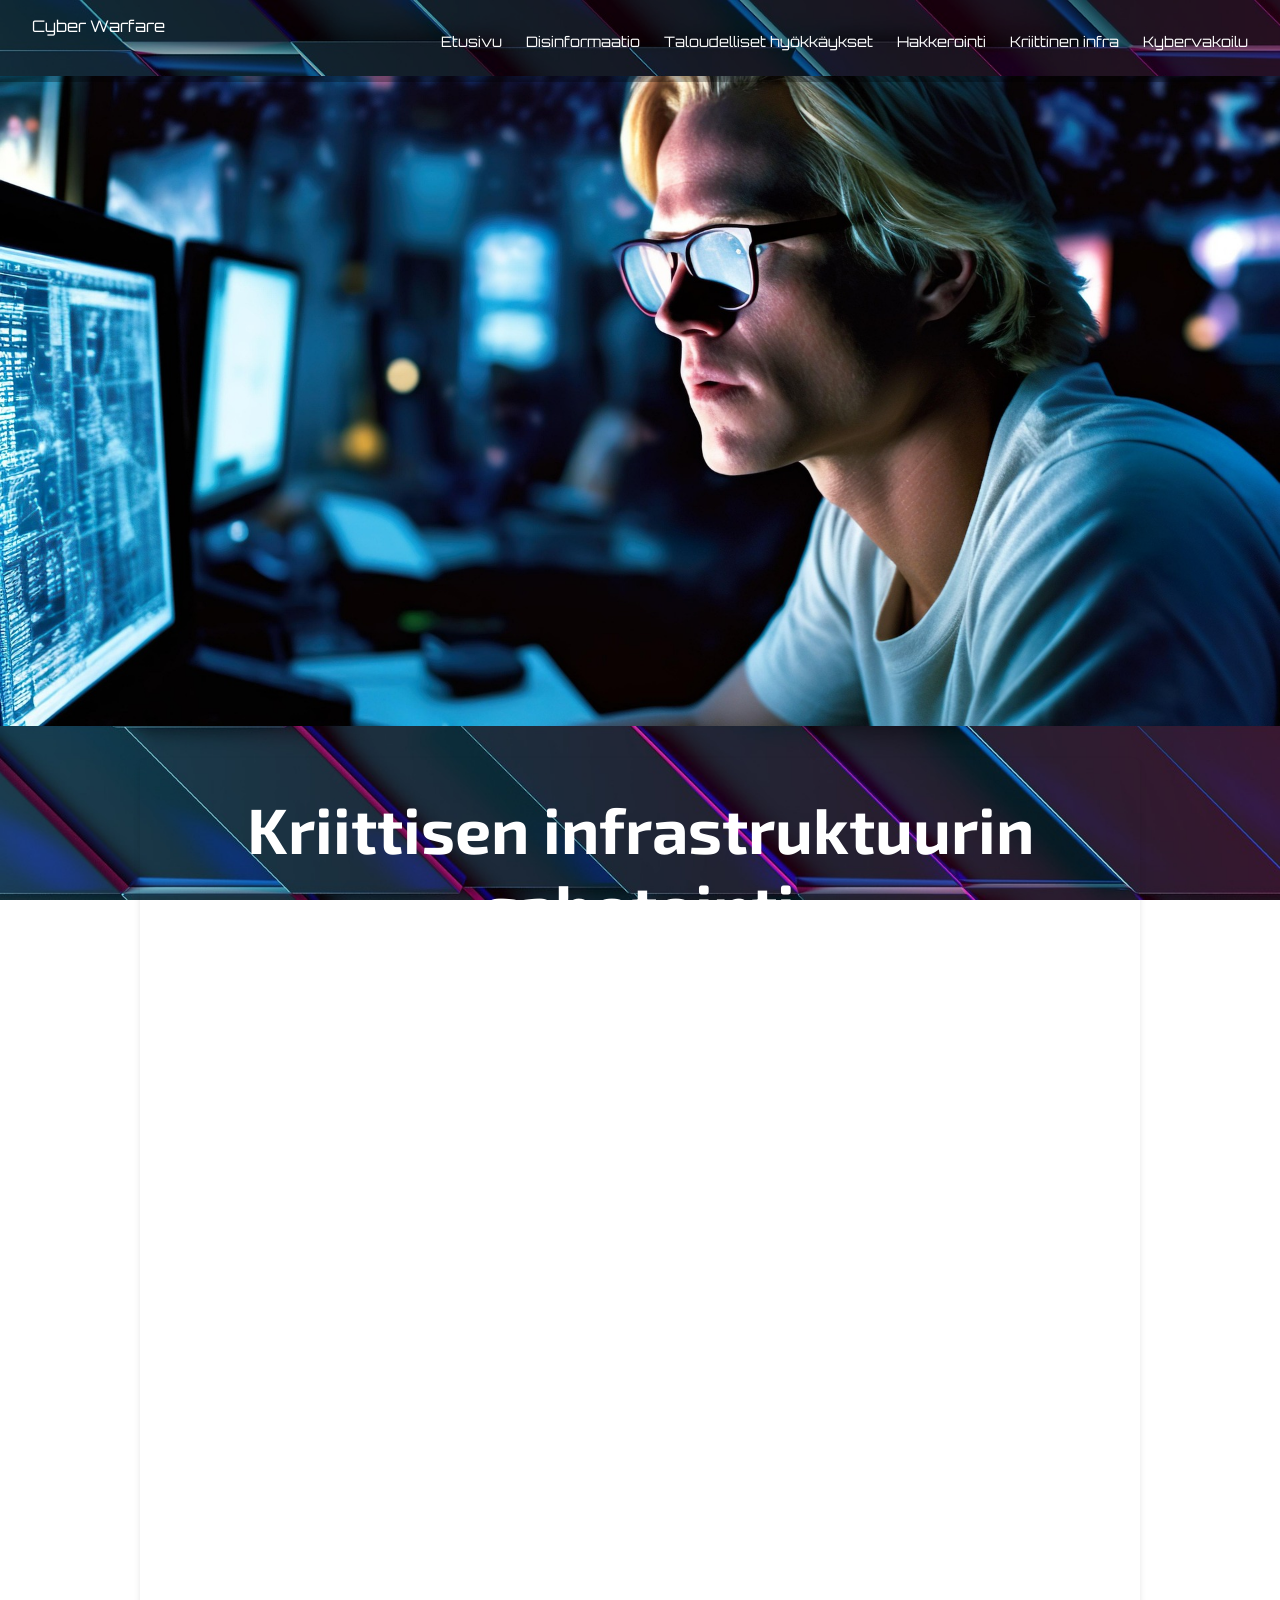
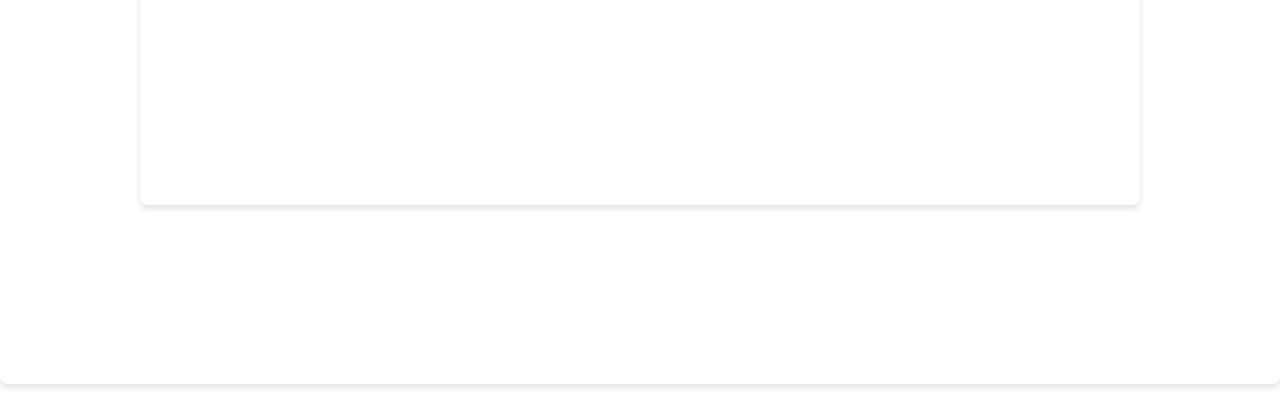
<file: kriittinen.html>
<!DOCTYPE html>
<html lang="fi">
<head>
    <meta charset="UTF-8">
    <meta name="viewport" content="width=device-width, initial-scale=1.0">
    <title>Kriittinen infrastruktuuri - Kyberturvallisuus</title>
    <link rel="preconnect" href="https://fonts.googleapis.com">
    <link rel="preconnect" href="https://fonts.gstatic.com" crossorigin>
    <link href="https://fonts.googleapis.com/css2?family=Exo+2:ital,wght@0,100..900;1,100..900&display=swap" rel="stylesheet">
    <link href="https://fonts.googleapis.com/css2?family=Orbitron:wght@400;700;900&amp;display=swap" rel="stylesheet">
    <link rel="stylesheet" href="css/style.css">
</head>
<body>

    <nav class="navbar">
        <div class="logo">Cyber Warfare</div>
        
        <input type="checkbox" id="menu-toggle">
        <label for="menu-toggle" class="hamburger">&#9776;</label>
        
        <ul class="nav-links">
            <li><a href="index.html">Etusivu</a></li>
            <li><a href="disinformaatio.html">Disinformaatio</a></li>
            <li><a href="taloudelliset.html">Taloudelliset hyökkäykset</a></li>
            <li><a href="hakkerointi.html">Hakkerointi</a></li>
            <li><a href="kriittinen.html">Kriittinen infra</a></li>
            <li><a href="kybervakoilu.html">Kybervakoilu</a></li>
        </ul>
    </nav>

    <div class="hero-image">
        <img src="kuva1.jpg" alt="Hero-kuva" />
    </div>
    <main class="container">
        
        <!-- SISÄLTÖOSIO: Pääotsikko ja pitkä kuvaus aiheesta -->
        <section class="info-section">
            <h1>Kriittisen infrastruktuurin sabotointi</h1>
            <p>Kriittisen infrastruktuurin sabotointi tarkoittaa kyberhyökkäyksiä järjestelmiä vastaan, jotka ovat välttämättömiä yhteiskunnan toiminnalle. Näihin kuuluvat esimerkiksi sähköverkot, vesihuolto, liikennejärjestelmät, sairaalat, pankkijärjestelmät, tietoliikenneverkot sekä teollisuuden automaatiojärjestelmät. Nykyaikainen yhteiskunta on erittäin riippuvainen digitaalisista verkoista ja automaatiosta, minkä vuoksi kyberhyökkäyksillä voidaan aiheuttaa suuria häiriöitä ilman perinteistä aseellista hyökkäystä.

Kybersodankäynnissä kriittiseen infrastruktuuriin kohdistuvat hyökkäykset ovat erityisen vaarallisia, koska niiden vaikutukset voivat levitä nopeasti koko yhteiskuntaan. Hyökkäyksen tavoitteena voi olla esimerkiksi taloudellisen vahingon aiheuttaminen, yhteiskunnan toiminnan häiritseminen, paniikin luominen tai valtion toimintakyvyn heikentäminen.

Sähköverkot ja energiantuotanto

Sähköverkot ovat yksi tärkeimmistä kriittisen infrastruktuurin kohteista. Ilman sähköä monet yhteiskunnan palvelut lakkaavat toimimasta lähes välittömästi. Sairaalat, liikenne, tietoliikenne, pankit ja vedenjakelu tarvitsevat kaikki sähköä toimiakseen normaalisti.

Modernit sähköverkot käyttävät SCADA- ja ICS-järjestelmiä (Industrial Control Systems), joiden avulla sähkön tuotantoa ja jakelua hallitaan tietokoneiden avulla. Jos hyökkääjä onnistuu murtautumaan näihin järjestelmiin, seuraukset voivat olla vakavia.

Mahdollisia hyökkäystapoja:

* sähkönjakelun katkaiseminen
* voimalaitosten automaation manipulointi
* valvontajärjestelmien häirintä
* haittaohjelmien asentaminen teollisuusverkkoihin
* palvelunestohyökkäykset energiayhtiöitä vastaan

Tunnettu esimerkki on Ukrainan sähköverkkoon kohdistunut kyberhyökkäys vuonna 2015, jossa tuhansilta ihmisiltä katkesi sähköt useiden tuntien ajaksi. Hyökkäys osoitti, että kyberaseilla voidaan aiheuttaa todellisia fyysisiä vaikutuksia.

Vesihuolto ja vedenpuhdistus

Vesihuoltojärjestelmät ovat riippuvaisia automaatiosta ja etäohjattavista järjestelmistä. Vedenpuhdistamot, pumput ja jakeluverkot käyttävät tietojärjestelmiä veden käsittelyyn ja laadun seurantaan.

Kyberhyökkäykset voivat kohdistua:

* vedenjakelun pysäyttämiseen
* kemikaalien annostelujärjestelmiin
* veden laadun valvontaan
* etähallintajärjestelmiin

Jos hyökkääjä pääsee käsiksi vedenpuhdistuksen ohjausjärjestelmiin, hän voisi teoriassa muuttaa veden käsittelyyn käytettäviä kemikaalimääriä tai estää puhdistusprosessin toiminnan. Tällaiset hyökkäykset voisivat aiheuttaa vakavia terveysriskejä ja laajoja häiriöitä yhteiskunnassa.

Liikennejärjestelmät

Liikennejärjestelmät ovat nykyään vahvasti digitalisoituja. Lentokentät, satamat, junaliikenne ja liikennevalot käyttävät tietoverkkoja, palvelimia ja automaattisia ohjausjärjestelmiä.

Mahdollisia hyökkäyskohteita:

* lentoliikenteen tietojärjestelmät
* junaliikenteen ohjausjärjestelmät
* satamien logistiikkajärjestelmät
* liikennevalojen hallintajärjestelmät
* GPS- ja navigointijärjestelmät

Kyberhyökkäys liikennejärjestelmiin voi aiheuttaa:

* viivästyksiä
* onnettomuusriskejä
* toimitusketjujen häiriöitä
* taloudellisia menetyksiä
* yhteiskunnan toiminnan hidastumista

Esimerkiksi satamiin kohdistuvat hyökkäykset voivat pysäyttää tavaraliikenteen ja vaikuttaa nopeasti kansainväliseen kauppaan.

Sairaalat ja terveydenhuolto

Terveydenhuolto on yksi haavoittuvimmista kriittisen infrastruktuurin osa-alueista. Sairaalat käyttävät suuria määriä tietojärjestelmiä potilastietojen, laboratorioiden ja lääkinnällisten laitteiden hallintaan.

Kyberhyökkäysten seurauksia voivat olla:

* potilastietojen menetys
* hoitojen viivästyminen
* lääkinnällisten laitteiden toimintahäiriöt
* sairaaloiden sulkeminen väliaikaisesti

Kiristyshaittaohjelmat ovat yksi yleisimmistä terveydenhuoltoon kohdistuvista uhista. Hyökkääjät salaavat järjestelmät ja vaativat lunnaita niiden palauttamisesta.

Hybridivaikuttaminen ja kybersota

Kriittisen infrastruktuurin sabotointi liittyy usein hybridivaikuttamiseen, jossa yhdistetään:

* kyberhyökkäyksiä
* informaatiovaikuttamista
* taloudellista painostusta
* poliittista vaikuttamista

Tavoitteena ei välttämättä ole tuhota kohdetta täysin, vaan aiheuttaa epävarmuutta ja heikentää kansalaisten luottamusta yhteiskunnan toimintaan.

Kybersodankäynnissä hyökkäyksiä voidaan toteuttaa:

* valtioiden toimesta
* hakkeriryhmien avulla
* rikollisorganisaatioiden kautta
* valtiollisesti tuettuina operaatioina

Suojautuminen kyberuhilta

Kriittisen infrastruktuurin suojaaminen on tärkeä osa kansallista turvallisuutta. Organisaatiot käyttävät useita keinoja kyberuhkien torjumiseksi.

Keskeisiä suojautumiskeinoja:

* palomuurit ja verkkovalvonta
* monivaiheinen tunnistautuminen
* järjestelmien päivittäminen
* varmuuskopiointi
* henkilöstön koulutus
* verkkojen eriyttäminen
* jatkuva kyberturvallisuuden seuranta

Koska yhteiskunta digitalisoituu jatkuvasti enemmän, myös kyberturvallisuuden merkitys kasvaa tulevaisuudessa entisestään.
</p>
        </section>

    </main>

    <footer>
        <p>&copy;WEB-HARJOITUSPROJEKTI - Toni, Juusto, Jimi, Antti Ja Olli </p>
    </footer>

</body>
</html>
</file>
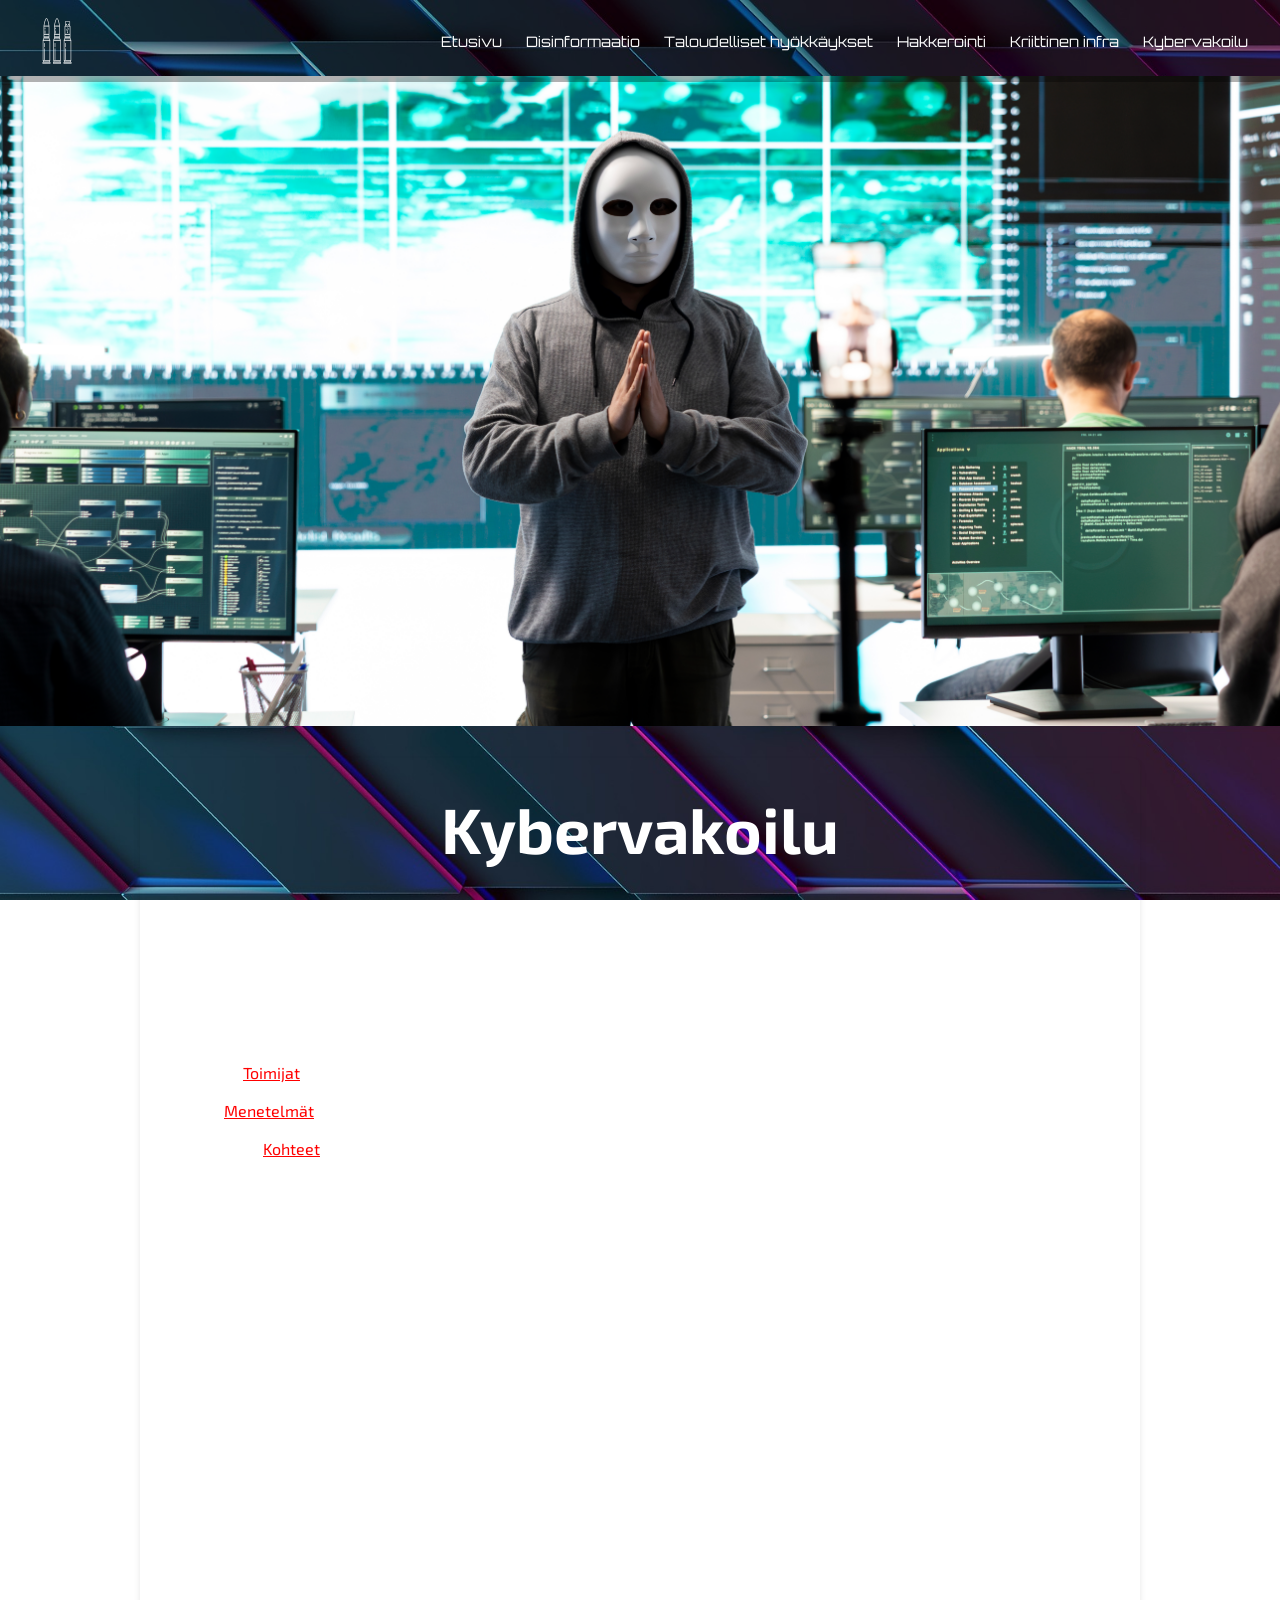
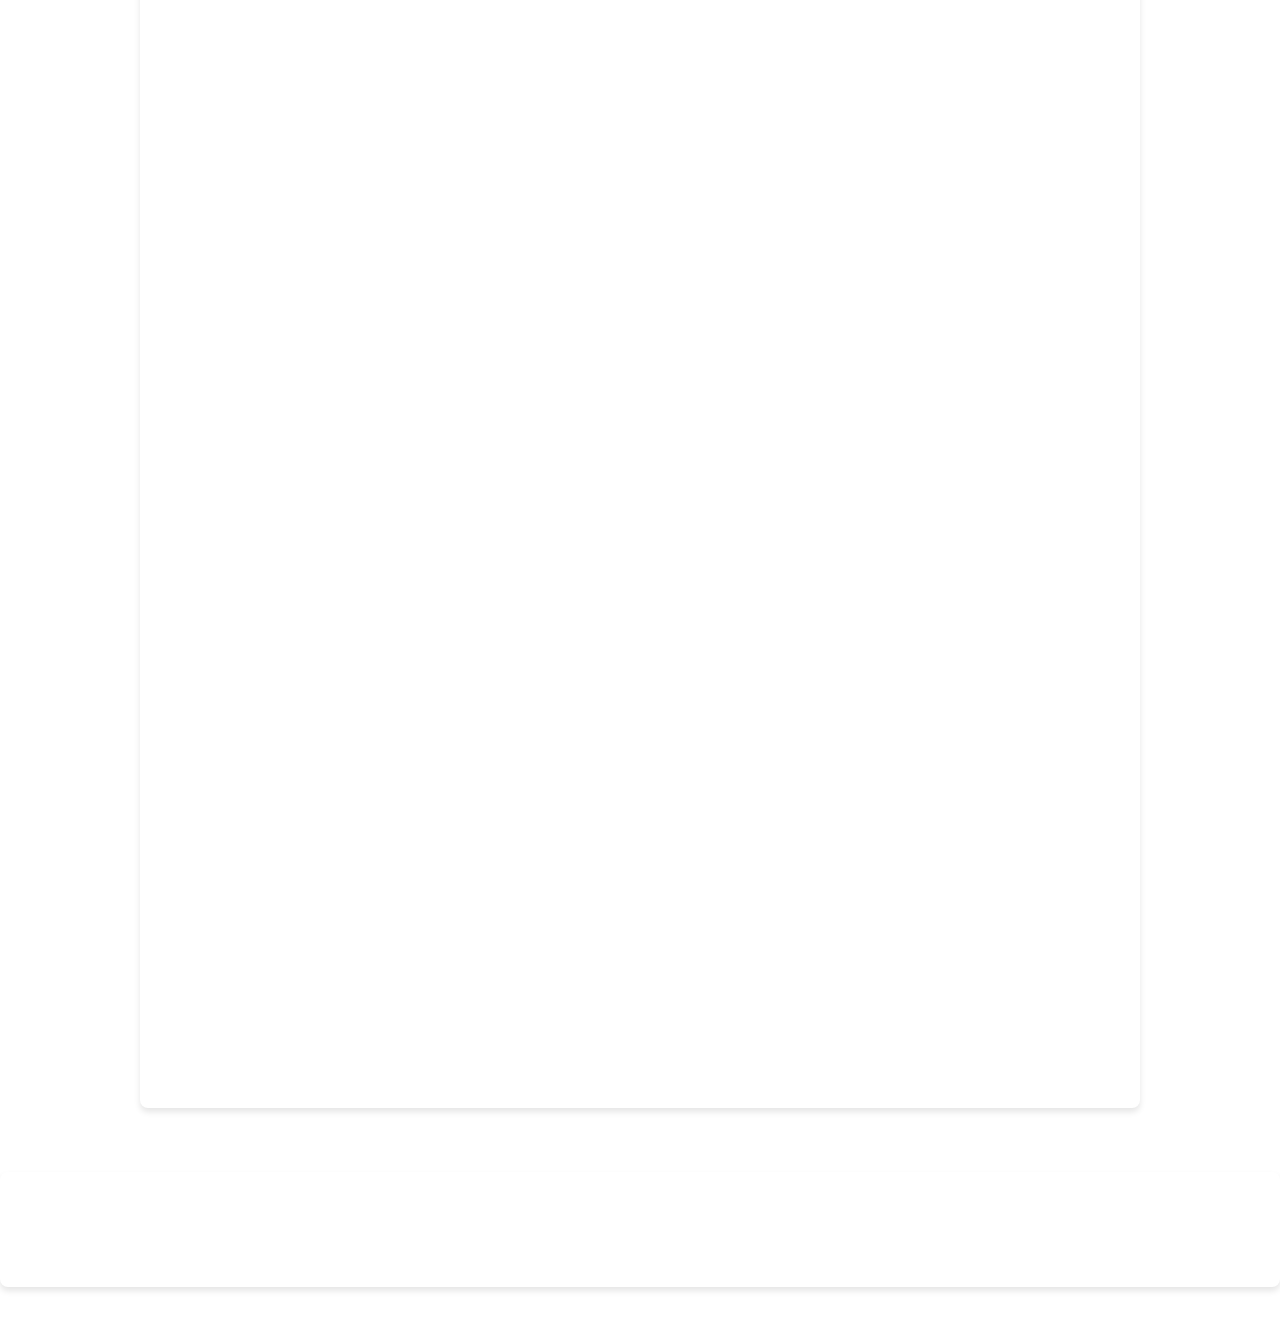
<file: kybervakoilu.html>
<!DOCTYPE html>
<html lang="fi">
<head>
    <meta charset="UTF-8">
    <meta name="viewport" content="width=device-width, initial-scale=1.0">
    <title>Kybervakoilu - Kyberturvallisuus</title>
    <!-- DEBUG-MUUTOKSET:
         - CSS-polku vaihdettu css/-kansioon.
         - Logo ja hero-kuva haetaan photos/-kansiosta.
         - Google Fonts -linkin &-merkki muutettu validiin &amp;-muotoon. -->
    <link rel="preconnect" href="https://fonts.googleapis.com">
    <link rel="preconnect" href="https://fonts.gstatic.com" crossorigin>
    <link href="https://fonts.googleapis.com/css2?family=Exo+2:ital,wght@0,100..900;1,100..900&display=swap" rel="stylesheet">
    <link href="https://fonts.googleapis.com/css2?family=Orbitron:wght@400;700;900&amp;display=swap" rel="stylesheet">
    <link rel="stylesheet" href="css/style.css">
</head>
<body>

    <nav class="navbar">
        <img src="photos/white_cb-icon.png" alt="Logo" class="logo">
        
        <input type="checkbox" id="menu-toggle">
        <label for="menu-toggle" class="hamburger">&#9776;</label>
        
        <ul class="nav-links">
            <li><a href="index.html">Etusivu</a></li>
            <li><a href="disinformaatio.html">Disinformaatio</a></li>
            <li><a href="taloudelliset.html">Taloudelliset hyökkäykset</a></li>
            <li><a href="hakkerointi.html">Hakkerointi</a></li>
            <li><a href="kriittinen.html">Kriittinen infra</a></li>
            <li><a href="kybervakoilu.html">Kybervakoilu</a></li>
        </ul>
    </nav>

    <div class="hero-image">
        <img src="photos/vakoilupic.jpg" alt="Hero-kuva" />
    </div>
    <main class="container">
        
        <!-- SISÄLTÖOSIO: Pääotsikko ja pitkä kuvaus aiheesta -->
        <section class="info-section">
            <h1>Kybervakoilu</h1>
            <p>Kybervakoilu on digitaalisten järjestelmien, verkkojen tai laitteiden luvatonta tarkkailua ja tietojen varastamista, jota harjoittavat usein valtiolliset toimijat, hakkeriryhmät tai kilpailevat yritykset. Sen tavoitteena on hankkia luottamuksellista tietoa, kuten liikesalaisuuksia tai valtionhallinnon salaista tietoa.</p>
        <br>
        <p>Tavoitteet: Yleensä kybervakoilun kohteena on poliittinen, taloudellinen tai sotilaallinen tieto.</p>
        <ul>
          <li><a href="#toimijat">Toimijat</a>: Suojelupoliisin mukaan erityisesti Venäjä ja Kiina muodostavat merkittävän valtiollisen kybervakoilu-uhan Suomelle.</li>
          <li><a href="#menetelmat">Menetelmät</a>: Tyypillisesti käytetään kehittyneitä ja pitkäkestoisia, niin kutsuttuja APT-operaatioita (Advanced Persistent Threat), joissa pyritään pysymään järjestelmässä huomaamatta mahdollisimman pitkään.</li>
          <li><a href="#kohteet">Kohteet</a>: Vakoilun kohteena voi olla kriittinen infrastruktuuri (esim. energiantuotanto, vesihuolto) tai yritysten immateriaalioikeudet.</li>
          <li>Ero rikollisuuteen: Toisin kuin taloudelliseen hyötyyn pyrkivä peruskyberrikollisuus, kybervakoilu on usein strategista ja pitkäjänteistä toimintaa, jolla pyritään horjuttamaan toisen valtion tai yrityksen asemaa.</li>
        </ul>
        <br>
        <p>Kybervakoilun kohteeksi joutuminen voi olla vaikea havaita, ja sen torjunta vaatii vahvaa kyberturvallisuusosaamista.</p>
        <br>
        <h2 id="toimijat">Toimijat</h2>
        <h3>Keskeiset toimijat ja uhkatasot</h3>
        <ul>
           <li>Venäjä: Venäjän henkilötiedustelu on vaikeutunut länsimaissa, mikä on lisännyt kybervakoilun merkitystä Venäjän tiedustelutoiminnassa. Venäjä käyttää kybervakoilua tietojen hankkimiseen tietojärjestelmistä ja internetistä.</li>
           <li>Kiina: Kiina on tunnistettu yhdeksi aktiivisimmista Suomeen kohdistuvan valtiollisen vakoilun harjoittajista.</li>
           <li>APT-ryhmät (Advanced Persistent Threat): Nämä ovat korkeatasoisia, pitkäkestoisia ja usein valtioiden tiedustelupalveluiden ohjaamia hyökkääjäryhmiä. Ne eivät ole pelkkiä hakkeriryhmiä, vaan osa suunnitelmallista vakoilua.</li>
           <li>Alihankkijat ja yhteistyökumppanit: Vakoilu kohdistuu usein ensisijaista kohdetta heikommin suojattuihin tahoihin, kuten alihankkijoihin, joiden kautta pyritään pääsemään käsiksi lopulliseen kohteeseen.</li>
        </ul>
        <h3>Kybervakoilun kohteet</h3>
        <h3>Kybervakoilun kohteena Suomessa ovat erityisesti:</h3>
        <ul>
           <li>Valtionhallinto ja poliittinen päätöksenteko.</li>
           <li>Huoltovarmuuskriittiset toimijat (esim. energia-ala, infrastruktuuri).</li>
           <li>Korkean teknologian yritykset ja tutkimuslaitokset.</li>
           <li>Yksittäiset henkilöt, jotka käsittelevät luottamuksellista tietoa.</li>
        </ul>
        <h3>Vakoilun tavoitteet</h3>
        <ul>
           <li>Taloudellinen hyöty: Liikesalaisuuksien, patenttien ja tutkimustiedon varastaminen.</li>
           <li>Poliittinen ja sotilaallinen tiedustelu: Suomen NATO-jäsenyyden myötä kybervakoilun ja -sabotaasin riskit ovat korostuneet.</li>
           <li>Vaikuttaminen: Päätöksenteon ohjailu tai häirintä. </li>
        </ul>
        <p>Suojelupoliisi ja Liikenne- ja viestintävirasto Traficomin Kyberturvallisuuskeskus seuraavat tilannetta ja tukevat organisaatioita vakoilun torjunnassa.</p>
        <br>
        <h2 id="menetelmat">Menetelmät</h2>
        <h3>Yleisimmät kybervakoilumenetelmät:</h3>
        <ul>
           <li>Kalastelu (Phishing) ja keihäskalastelu: Haitalliset sähköpostiviestit, jotka on kohdennettu tiettyyn henkilöön luottamuksellisten tunnusten tai tietojen urkkimiseksi.</li>
           <li>Haittaohjelmat ja vakoiluohjelmat: Järjestelmään asennettavat ohjelmat, jotka tallentavat näppäinpainalluksia, ottavat kuvakaappauksia tai varastavat tiedostoja.</li>
           <li>Ohjelmistohaavoittuvuuksien hyödyntäminen: Hyökkääjät etsivät ja käyttävät hyväkseen tietojärjestelmien, ohjelmistojen tai laitteiden suojaamattomia aukkoja.</li>
           <li>Sosiaalinen manipulointi: Ihmisten huijaaminen luovuttamaan tietoja tai pääsyjärjestelmiin, esimerkiksi esiintymällä luotettavana tahona.</li>
           <li>Toimitusketjuhyökkäykset: Kohteen lähellä olevien kumppaneiden, alihankkijoiden tai palveluntarjoajien tietojärjestelmien kautta tunkeutuminen, koska näiden suojaukset voivat olla heikompia.</li>
           <li>Tunnusten varastaminen: Varastettujen käyttäjätunnusten ja salasanojen käyttö järjestelmiin tunkeutumiseen (esim. suojelupoliisi kertoo tämän olevan yleistä).</li>
         </ul>
         <br>
         <h2 id="kohteet">Kohteet</h2>
         <h3>Keskeisimmät kybervakoilun kohteet Suomessa:</h3>
         <ul>
            <li>Valtionhallinto ja päätöksenteko: Ulko-, turvallisuus- ja sisäpoliittinen tieto on korkean profiilin vakoilukohde.</li>
            <li>Kriittinen infrastruktuuri: Energiahuolto, liikenne, terveydenhuolto ja tietoliikenneverkot ovat houkuttelevia kohteita, joiden häirinnällä voidaan horjuttaa yhteiskunnan toimintaa.</li>
            <li>Korkean teknologian yritykset ja teollisuus: Suomalaiset huipputeknologiayritykset, puolustusteollisuus sekä tutkimus- ja kehitystoiminta (T&K) ovat usein vakoilun kohteena.</li>
            <li>Startup-yritykset: Suojelupoliisi on havainnut, että suomalaisiin startup-yrityksiin on kohdistunut useita onnistuneita kybervakoiluoperaatioita.</li>
            <li>-Alihankintaketjut: Vakoilua kohdistetaan usein ensisijaista kohdetta lähellä oleviin toimijoihin, kuten alihankkijoihin ja palveluntarjoajiin, joilla on pääsy laajempaan verkkoon.</li>
            <li>Yksittäiset henkilöt: Merkittävissä tehtävissä työskentelevät henkilöt, jotka käsittelevät luottamuksellista tietoa, ovat potentiaalisia kohteita.</li>
          </ul>

        </section>

    </main>

    <footer>
        <p>&copy;WEB-HARJOITUSPROJEKTI - Toni, Juusto, Jimi, Antti Ja Olli </p>
    </footer>

</body>
</html>
</file>
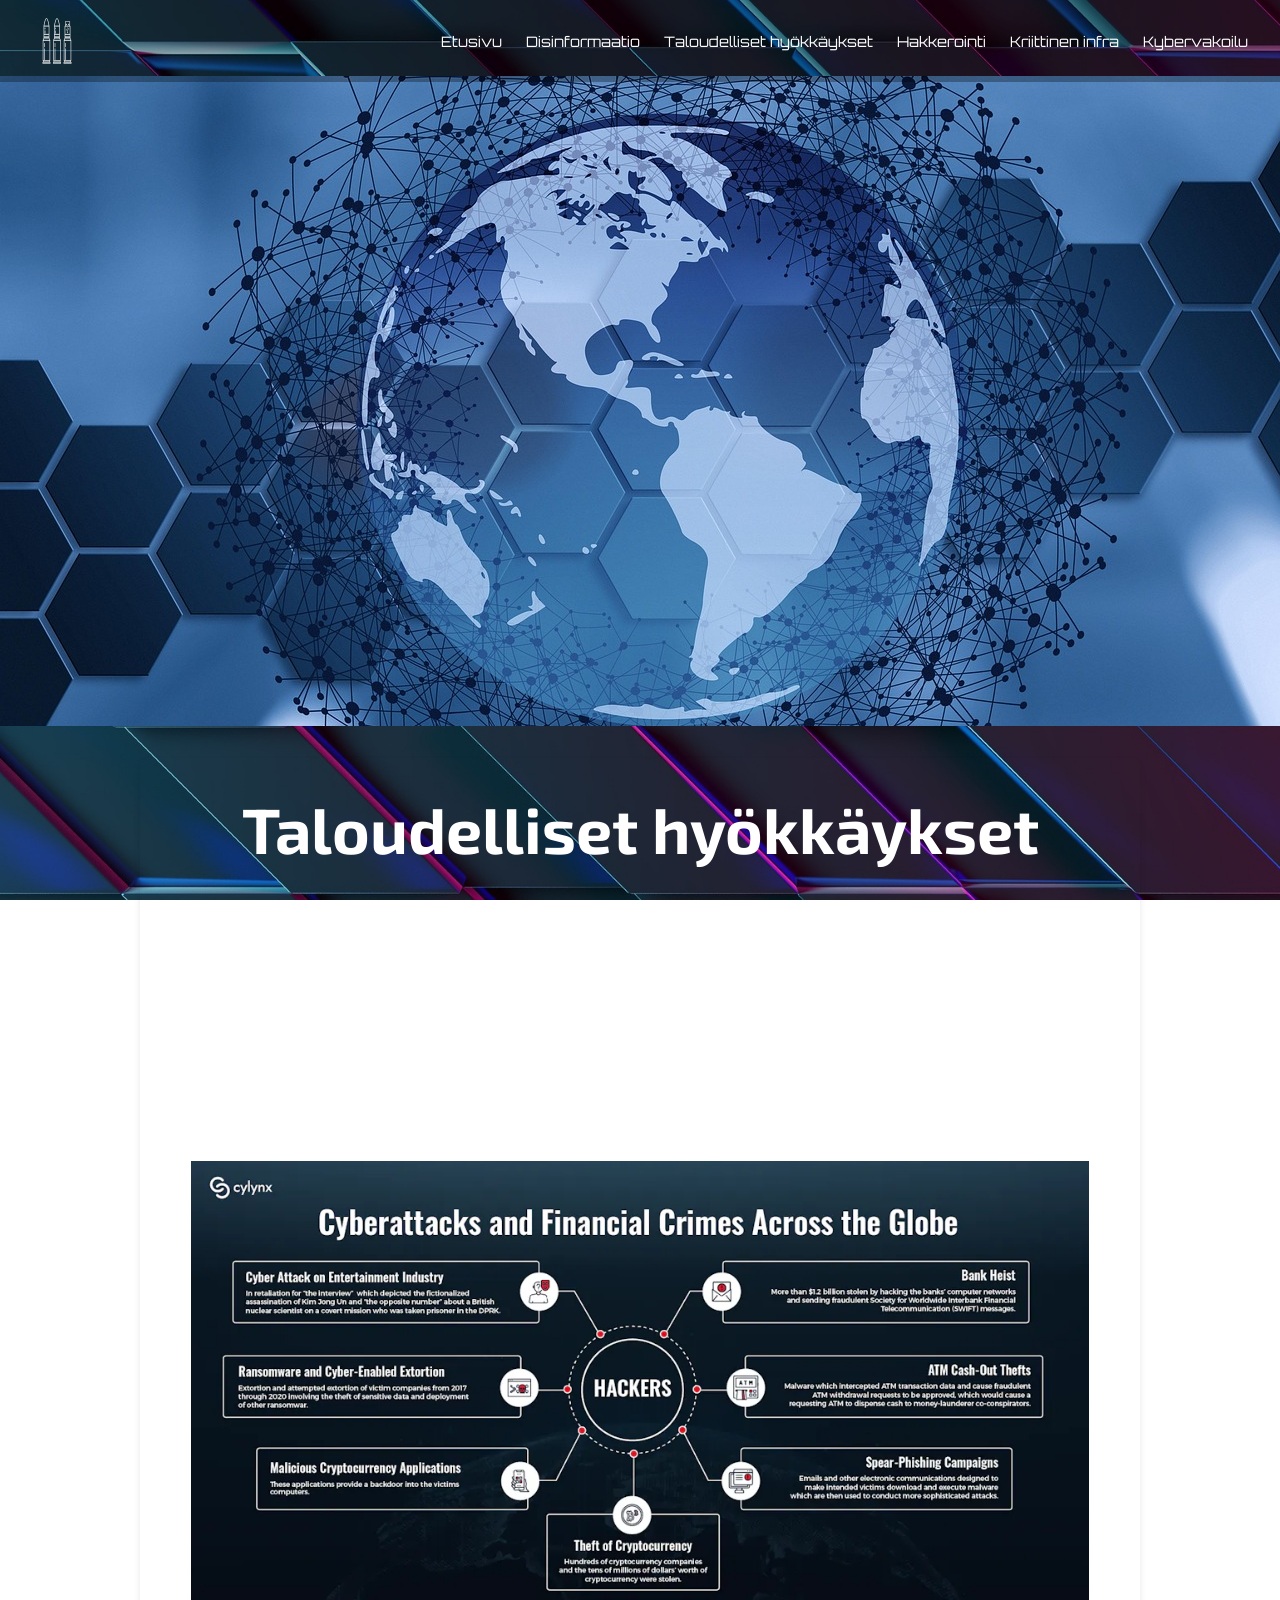
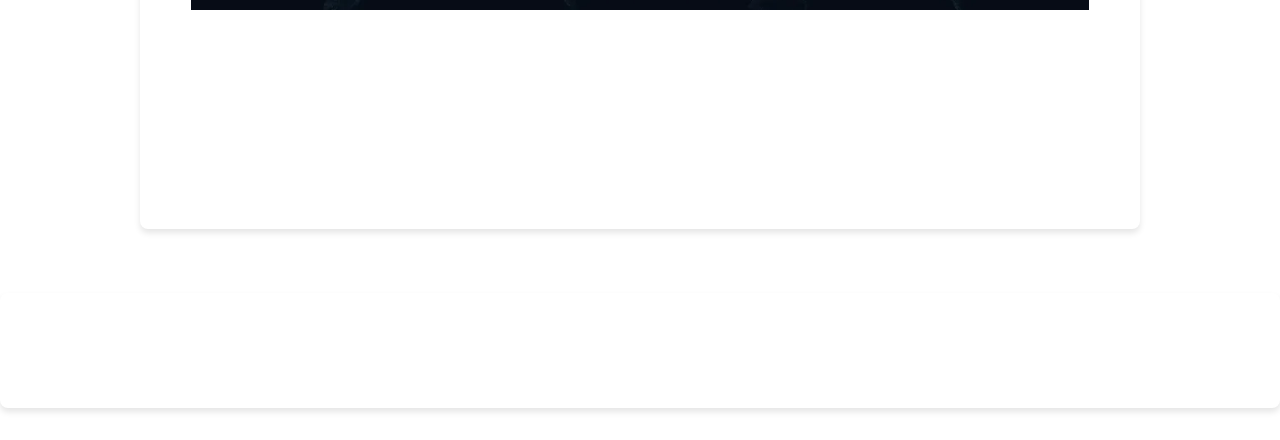
<file: taloudelliset.html>
<!DOCTYPE html>
<html lang="fi">

<head>
    <meta charset="UTF-8">
    <meta name="viewport" content="width=device-width, initial-scale=1.0">
    <title>Taloudelliset hyökkäykset - Kyberturvallisuus</title>
    <!-- DEBUG-MUUTOKSET:
         - CSS-polku vaihdettu css/-kansioon.
         - Logo ja hero-kuva haetaan photos/-kansiosta.
         - Google Fonts -linkin &-merkki muutettu validiin &amp;-muotoon. -->
    <link rel="preconnect" href="https://fonts.googleapis.com">
    <link rel="preconnect" href="https://fonts.gstatic.com" crossorigin>
    <link href="https://fonts.googleapis.com/css2?family=Exo+2:ital,wght@0,100..900;1,100..900&display=swap" rel="stylesheet">
    <link href="https://fonts.googleapis.com/css2?family=Orbitron:wght@400;700;900&amp;display=swap" rel="stylesheet">
    <link rel="stylesheet" href="css/style.css">
</head>

<body>

    <nav class="navbar">
        <img src="photos/white_cb-icon.png" alt="Logo" class="logo">

        <input type="checkbox" id="menu-toggle">
        <label for="menu-toggle" class="hamburger">&#9776;</label>

        <ul class="nav-links">
            <li><a href="index.html">Etusivu</a></li>
            <li><a href="disinformaatio.html">Disinformaatio</a></li>
            <li><a href="taloudelliset.html">Taloudelliset hyökkäykset</a></li>
            <li><a href="hakkerointi.html">Hakkerointi</a></li>
            <li><a href="kriittinen.html">Kriittinen infra</a></li>
            <li><a href="kybervakoilu.html">Kybervakoilu</a></li>
        </ul>
    </nav>

    <div class="hero-image">
        <img src="photos/kuva2.jpg" alt="Hero-kuva" />
    </div>
    <main class="container">

        <!-- SISÄLTÖOSIO: Pääotsikko ja pitkä kuvaus aiheesta -->
        <section class="info-section">
            <h1>Taloudelliset hyökkäykset</h1>
      <p>Taloudelliset kyberuhkat kohdistuvat rahoituslaitoksiin, yrityksiin ja hallituksiin. Nämä hyökkäykset voivat
        aiheuttaa merkittäviä taloudellisia menetyksiä ja häiritä liiketoimintaa.</p>
      <p>Taloudelliset kyberhyökkäykset ovat digitaalisessa toimintaympäristössä tapahtuvia iskuja, joiden ensisijaisena
        tavoitteena on aiheuttaa taloudellista vahinkoa, kiristää rahaa tai varastaa arvokasta tietoa. Nämä hyökkäykset
        ovat kasvaneet maailmanlaajuisesti, ja ne kohdistuvat yhä useammin sabotaasin kautta yritysten liiketoiminnan
        häiritsemiseen.
        Tässä keskeisiä asioita taloudellisista kyberhyökkäyksistä:
        Yleisimmät taloudelliset kyberhyökkäykset

        Kiristyshaittaohjelmat (Ransomware): Hyökkääjät kaappaavat yrityksen tietojärjestelmät ja vaativat lunnasrahoja
        niiden palauttamisesta.
        Tietovarkaudet: Pankki- ja rahoitusala on erityisen suojattu, mutta myös yritysten liikesalaisuuksia ja
        asiakastietoja varastetaan, mikä johtaa suuriin taloudellisiin menetyksiin.
        Palvelunestohyökkäykset (DDoS): Järjestelmät tukitaan liikenteellä, mikä estää normaalin liiketoiminnan ja
        aiheuttaa seisokkiaikoja.
        Tekoälyavusteiset hyökkäykset: Rikolliset käyttävät kehittyneitä tekniikoita, kuten generatiivista tekoälyä,
        tehokkaampien hyökkäysten tekemiseen.

        </p>

        <img src="photos/cyberattack_banner-cylynx.png">
        <p>

        Taloudelliset seuraukset

        Liiketoiminnan keskeytyminen: Järjestelmien kaatuminen voi pysäyttää tuotannon tai palvelut, mikä aiheuttaa
        välittömiä tulonmenetyksiä.
        Lunnasrahat ja mainehaitat: Kiristyshaittaohjelmien maksaminen (esim. 5 miljoonan dollarin lunnasrahat Colonial
        Pipeline -tapauksessa) ja asiakasluottamuksen menetys voivat olla tuhoisia.
        Globaalit kustannukset: Kyberrikollisuuden globaalit taloudelliset kustannukset ovat olleet miljardeja euroja
        (vuonna 2020 arvioitu 5,5 biljoonaa euroa).

        Suojautuminen

        Varmuuskopiot: Tärkeiden tietojen säännöllinen varmuuskopiointi on paras suoja kiristyshaittaohjelmia vastaan.
        Salaus: Arkaluonteisten tietojen (asiakas- ja työntekijätiedot) salaaminen.
        Kyberturvakäytäntöjen tarkistus: Yritysten on säännöllisesti tarkistettava suojauksensa ja päivitettävä
        ohjelmistonsa.

        Suomeen kohdistuva kyberuhkataso on pysynyt kohonneena, ja hyökkäyksiä kohdistuu yhä enemmän kriittiseen
        infrastruktuuriin ja yrityksiin.</p>
        </section>

  </main>

  <footer>
    <p>&copy;WEB-HARJOITUSPROJEKTI - Toni, Juusto, Jimi, Antti Ja Olli </p>
  </footer>

</body>

</html>
</file>
<file: css/style.css>
/* ============================================
   PROJEKTIN PÄÄMUUTOKSET JA SELITYKSET
   ============================================

   1. HERO-KUVA ALASIVUILLE
      - Lisätty .hero-image-luokka alasivujen yläosaan
      - Kuva on koko levyinen (100vw) ja 350px korkea
      - object-fit: cover takaa, että kuva täyttää tilan

   2. NAVIGOINTIPALKKI
      - position: fixed pitää navbarin näkyvissä aina (palkki ei skrollaa pois näkyvistä)
      - background-color: rgba(0, 0, 0, 0.3) antaa tummennuksen (30% musta)
      - z-index: 100 varmistaa, että navbar on muun sisällön päällä

   3. HERO-SEKTIO (ETUSIVU)
      - width: 100vw ja height: 100vh tekevät karusellista koko näytön kokoisen
      - Karuselli vaihtaa kuvia automaattisesti 10 sekunnin välein

   4. KORTIT (CARDS)
      - background-color: rgba(0, 0, 0, 0.5) tummentaa kortteja
      - Hover-efekti: kortit nousevat ylös ja varjo voimistuu
      - .card-image-luokka asettaa kuvan 150px korkeaksi

   DEBUG-MUUTOKSET
      - Alun kommentti suljettu oikein, jotta CSS-säännöt eivät jää kommentin sisään.
      - Taustakuvan polku korjattu suhteessa css/-kansioon: ../photos/tausta.jpg.
      - Navilinkkien väriarvo korjattu muotoon #05a7a7.
      - Otsikoille lisätty rivittymisen suoja pitkiä tekstejä varten.
      - Mobiilinäkymän hero-korkeuksia ja valikon sijaintia korjattu.
   ============================================ */

/* Hero-kuva alasivuille */
.hero-image {
    width: 100vw;
    max-width: 100%;
    height: 650px;
    overflow: hidden;
    margin-left: calc(-50vw + 50%);
    margin-top: 76px;
    position: relative;
    z-index: 1;
}
.hero-image img {
    width: 100%;
    height: 100%;
    object-fit: cover;
    display: block;
}
/* Perusasetukset ja kiinteä tausta (Scroll tausta) */
body {
    margin: 0;
    padding: 0;
    font-family: 'Orbitron', Arial, sans-serif;

    background-image: url('../photos/tausta.jpg'); /* DEBUG-MUUTOS: polku lähtee css/-kansiosta photos/-kansioon. */
    background-attachment: fixed; /* TÄMÄ pitää kuvan paikallaan scrollatessa */
    background-size: cover; /* Venyttää kuvan peittämään koko ruudun */
    background-position: center;
    color: #ffffff;
}

/* Navigointipalkki - MUUTETTU: position fixed, tummennus ja z-index */
.navbar {
    background-color: rgba(0, 0, 0, 0.3); /* Tummennus 30% */
    color: #ffffff;
    display: flex;
    justify-content: space-between;
    align-items: center;
    padding: 1rem 2rem;
    position: fixed; /* MUUTETTU: Palkki pysyy näkyvissä scrollatessa */
    top: 0;
    left: 0;
    right: 0;
    z-index: 100; /* Varmistaa, että navbar on muun sisällön päällä */
}

.logo {
    height: 50px;
    width: auto;
    cursor: pointer;

}

.nav-links {
    list-style: none;
    margin: 0;
    padding: 0;
    display: flex;
    gap: 1.5rem;
}

.nav-links a {
    color: #ffffff; /* DEBUG-MUUTOS: # lisätty, jotta väriarvo toimii. */
    text-decoration: none;
    font-size: 0.9rem;
}

.nav-links a:hover {
    text-decoration: underline;
}

/* Hampurilaisvalikko (piilotettu pöytäkoneilla) */
.hamburger {
    display: none;
    font-size: 2rem;
    cursor: pointer;
}

#menu-toggle {
    display: none;
}

/* Yleinen container, joka keskittää sisällön */
.container {
    max-width: 1000px;
    margin: 0 auto;
    padding: 2rem 1rem;
    margin-top: 0;
}

/* Sisältölaatikoiden yhteinen tyyli - MUUTETTU: Hero-section koko näytön kokoinen */
.hero-section {
    position: relative;
    width: 100vw;
    height: 80vh; /* Koko näytön korkeus */
    margin-left: calc(-50vw + 50%);
    margin-top: 1.8rem;
    padding: 0;
    margin-bottom: 2rem;
    border-radius: 0;
    box-shadow: none;
    text-align: center;
    display: flex;
    align-items: center;
    justify-content: center;
    overflow: hidden;
}

.hero-section h1 {
    position: absolute;
    top: 100px;
    z-index: 10;
    color: white;
    text-shadow: 2px 2px 4px rgba(0,0,0,0.5);
    font-size: 6rem;
    max-width: 95%;
    overflow-wrap: break-word; /* DEBUG-MUUTOS: pitkä otsikko ei valu ulos pienellä näytöllä. */
}

.info-section, .cards-section, footer {
    font-family: 'Exo 2', Arial, sans-serif;
    background-color: transparent;
    padding: 2rem;
    margin-bottom: 2rem;
    border-radius: 8px;
    box-shadow: 0 4px 6px rgba(0,0,0,0.1);
    text-align: center;
}

.info-section {
  color: white;
}

.info-section h1    {

    margin-top: 0;
    color: #ffffff;
    font-size: 4rem;
    overflow-wrap: break-word; /* DEBUG-MUUTOS: alasivujen pitkät otsikot rivittyvät hallitusti. */
}

.info-section ul li a {
  color: red;
}

.info-section img {
  max-width: 96%;
}

/* Dia-karuselli */
.carousel-container {
    width: 100%;
    height: 100%;
    margin: 0;
    display: flex;
    flex-direction: column;
    align-items: center;
    justify-content: center;
}

.carousel {
    display: flex;
    overflow-x: auto;
    scroll-snap-type: x mandatory;
    gap: 15px;
    padding-bottom: 10px;
    width: 100%;
    height: 100%;
}

.carousel::-webkit-scrollbar {
    height: 8px;
}
.carousel::-webkit-scrollbar-thumb {
    background: #ccc;
    border-radius: 4px;
}

.slide {
    flex: 0 0 100%; /* Jokainen dia vie 100% leveydestä */
    scroll-snap-align: center;
}

.slide img {
    width: 100%;
    height: 100%;
    object-fit: cover;
    background-color: transparent;
    border-radius: 0;
}

.carousel-hint {
    font-size: 0.8rem;
    color: #757575;
    margin-top: 5px;
}

/* Kolmen kortin rivi */
.cards-section {
    display: grid;
    grid-template-columns: repeat(auto-fit, minmax(250px, 1fr));
    gap: 20px;
    background-color: transparent; /* Poistetaan tausta containerilta */
    box-shadow: none;
    padding: 0;
}

/* Kortit etusivulla - MUUTETTU: Tummennus ja hover-efekti lisätty */
.card {
    background-color: rgba(0, 0, 0, 0.5); /* Tummennus: 50% musta */
    box-shadow: 0 8px 20px rgba(0,0,0,0.4);
    padding: 1.5rem;
    border-radius: 8px;
    border: none;
    display: flex;
    flex-direction: column;
    align-items: center;
    color: white; /* Teksti valkoinen tumman taustan takia */
    transition: transform 0.3s ease, box-shadow 0.3s ease;
}

/* Hover-efekti: Kortti nousee ja varjo voimistuu */
.card:hover {
    transform: translateY(-5px); /* Nousee 5px ylös */
    box-shadow: 0 12px 30px rgba(0,0,0,0.6); /* Varjo voimistuu */
}

.card-image-placeholder {
    width: 100%;
    height: 150px;
    background-color: #e0e0e0;
    display: flex;
    align-items: center;
    justify-content: center;
    color: #888;
    margin-bottom: 1rem;
    border-radius: 4px;
}

/* Kortissa oleva kuva - LISÄTTY: CSS-luokka .card-image tuki */
.card-image {
    width: 100%;
    height: 150px; /* Kiinteä korkeus */
    object-fit: cover; /* Kuva täyttää tilan mittasuhteita säilyttäen */
    margin-bottom: 1rem;
    border-radius: 4px;
    display: block;
}

.btn {
    background-color: #2c3e50;
    color: white;
    border: none;
    padding: 0.5rem 1rem;
    display: inline-block; /* Tekee linkista näköisen napin kaltaiseksi */
    text-decoration: none; /* Poistaa alleviivaukseen */
    cursor: pointer;
    border-radius: 4px;
    margin-top: auto; /* Työntää napin kortin alaosaan */
}

.btn:hover {
    background-color: #1a252f;
}

/* MOBIILINÄKYMÄ (Responsivisuus) */
@media (max-width: 768px) {
    /* Navbar mobiilissa */
    .hamburger {
        display: block; /* Näytetään hampurilaisikoni */
    }

    .nav-links {
        display: none; /* Piilotetaan linkit oletuksena */
        flex-direction: column;
        position: absolute;
        top: 82px; /* DEBUG-MUUTOS: mobiilivalikko alkaa kiinteän navbarin alapuolelta. */
        left: 0;
        width: 100%;
        background-color: #2c3e50;
        padding: 1rem 0;
    }

    .nav-links li {
        text-align: center;
        padding: 0.5rem 0;
    }

    /* Kun checkbox on valittu (klikattu hampurilaista), näytetään valikko */
    #menu-toggle:checked ~ .nav-links {
        display: flex;
    }

    .hero-image {
        height: 360px;
        margin-top: 82px;
    }

    .hero-section {
        height: 70vh;
        margin-top: 2.7rem;
    }

    .hero-section h1 {
        top: 90px;
        font-size: 2.5rem;
    }

    .info-section h1 {
        font-size: 2.2rem;
    }
}
</file>
<file: styles.css>
/* ============================================
   PROJEKTIN PÄÄMUUTOKSET JA SELITYKSET
   ============================================
   
   1. HERO-KUVA ALASIVUILLE
      - Lisätty .hero-image-luokka alasivujen yläosaan
      - Kuva on koko levyinen (100vw) ja 350px korkea
      - object-fit: cover takaa, että kuva täyttää tilan
   
   2. NAVIGOINTIPALKKI
      - position: fixed pitää navbarin näkyvissä aina (palkki ei skrollaa pois näkyvistä)
      - background-color: rgba(0, 0, 0, 0.3) antaa tummennuksen (30% musta)
      - z-index: 100 varmistaa, että navbar on muun sisällön päällä
   
   3. HERO-SEKTIO (ETUSIVU)
      - width: 100vw ja height: 100vh tekevät karusellista koko näytön kokoisen
      - Karuselli vaihtaa kuvia automaattisesti 10 sekunnin välein
   
   4. KORTIT (CARDS)
      - background-color: rgba(0, 0, 0, 0.5) tummentaa kortteja
      - Hover-efekti: kortit nousevat ylös ja varjo voimistuu
      - .card-image-luokka asettaa kuvan 150px korkeaksi

/* ============================================ */

/* Hero-kuva alasivuille */
.hero-image {
    width: 100vw;
    max-width: 100%;
    height: 650px;
    overflow: hidden;
    margin-left: calc(-50vw + 50%);
    margin-top: 76px; 
    position: relative;
    z-index: 1;
}
.hero-image img {
    width: 100%;
    height: 100%;
    object-fit: cover;
    display: block;
}
/* Perusasetukset ja kiinteä tausta (Scroll tausta) */
body {
    margin: 0;
    padding: 0;
    font-family: 'Orbitron', Arial, sans-serif;
    
    background-image: url('tausta.jpg'); /* Sinun taustakuvasi */
    background-attachment: fixed; /* TÄMÄ pitää kuvan paikallaan scrollatessa */
    background-size: cover; /* Venyttää kuvan peittämään koko ruudun */
    background-position: center;
    color: blue;
}

/* Navigointipalkki - MUUTETTU: position fixed, tummennus ja z-index */
.navbar {
    background-color: rgba(0, 0, 0, 0.3); /* Tummennus 30% */
    color: #05a7a7;
    display: flex;
    justify-content: space-between;
    align-items: center;
    padding: 1rem 2rem;
    position: fixed; /* MUUTETTU: Palkki pysyy näkyvissä scrollatessa */
    top: 0;
    left: 0;
    right: 0;
    z-index: 100; /* Varmistaa, että navbar on muun sisällön päällä */
}

.logo {
    height: 50px;
    width: auto;
    cursor: pointer;

}

.nav-links {
    list-style: none;
    margin: 0;
    padding: 0;
    display: flex;
    gap: 1.5rem;
}

.nav-links a {
    color: 05a7a7;
    text-decoration: none;
    font-size: 0.9rem;
}

.nav-links a:hover {
    text-decoration: underline;
}

/* Hampurilaisvalikko (piilotettu pöytäkoneilla) */
.hamburger {
    display: none;
    font-size: 2rem;
    cursor: pointer;
}

#menu-toggle {
    display: none;
}

/* Yleinen container, joka keskittää sisällön */
.container {
    max-width: 1000px;
    margin: 0 auto;
    padding: 2rem 1rem;
    margin-top: 0;
}

/* Sisältölaatikoiden yhteinen tyyli - MUUTETTU: Hero-section koko näytön kokoinen */
.hero-section {
    position: relative;
    width: 100vw;
    height: 80vh; /* Koko näytön korkeus */
    margin-left: calc(-50vw + 50%);
    margin-top: 1.8rem;
    padding: 0;
    margin-bottom: 2rem;
    border-radius: 0;
    box-shadow: none;
    text-align: center;
    display: flex;
    align-items: center;
    justify-content: center;
    overflow: hidden;
}

.hero-section h1 {
    position: absolute;
    top: 100px;
    z-index: 10;
    color: white;
    text-shadow: 2px 2px 4px rgba(0,0,0,0.5);
    font-size: 6rem;
}

.info-section, .cards-section, footer {
    font-family: 'Orbitron', Arial, sans-serif;
    background-color: transparent;
    padding: 2rem;
    margin-bottom: 2rem;
    border-radius: 8px;
    box-shadow: 0 4px 6px rgba(0,0,0,0.1);
    text-align: center;
}

.info-section h1    {
    
    margin-top: 0;
    color: #ffffff;
    font-size: 4rem;
} 

.info-section ul li a {
  color: red;
}

h2, h3, h4, h5, h6 {
  color: white;
}

/* Dia-karuselli */
.carousel-container {
    width: 100%;
    height: 100%;
    margin: 0;
    display: flex;
    flex-direction: column;
    align-items: center;
    justify-content: center;
}

.carousel {
    display: flex;
    overflow-x: auto;
    scroll-snap-type: x mandatory;
    gap: 15px;
    padding-bottom: 10px;
    width: 100%;
    height: 100%;
}

.carousel::-webkit-scrollbar {
    height: 8px;
}
.carousel::-webkit-scrollbar-thumb {
    background: #ccc;
    border-radius: 4px;
}

.slide {
    flex: 0 0 100%; /* Jokainen dia vie 100% leveydestä */
    scroll-snap-align: center;
}

.slide img {
    width: 100%;
    height: 100%;
    object-fit: cover;
    background-color: transparent;
    border-radius: 0;
}

.carousel-hint {
    font-size: 0.8rem;
    color: #05a7a7;
    margin-top: 5px;
}

/* Kolmen kortin rivi */
.cards-section {
    display: grid;
    grid-template-columns: repeat(auto-fit, minmax(250px, 1fr));
    gap: 20px;
    background-color: transparent; /* Poistetaan tausta containerilta */
    box-shadow: none;
    padding: 0;
}

/* Kortit etusivulla - MUUTETTU: Tummennus ja hover-efekti lisätty */
.card {
    background-color: rgba(0, 0, 0, 0.5); /* Tummennus: 50% musta */
    box-shadow: 0 8px 20px rgba(0,0,0,0.4);
    padding: 1.5rem;
    border-radius: 8px;
    border: none;
    display: flex;
    flex-direction: column;
    align-items: center;
    color: white; /* Teksti valkoinen tumman taustan takia */
    transition: transform 0.3s ease, box-shadow 0.3s ease;
}

/* Hover-efekti: Kortti nousee ja varjo voimistuu */
.card:hover {
    transform: translateY(-5px); /* Nousee 5px ylös */
    box-shadow: 0 12px 30px rgba(0,0,0,0.6); /* Varjo voimistuu */
}

.card-image-placeholder {
    width: 100%;
    height: 150px;
    background-color: #e0e0e0;
    display: flex;
    align-items: center;
    justify-content: center;
    color: #888;
    margin-bottom: 1rem;
    border-radius: 4px;
}

/* Kortissa oleva kuva - LISÄTTY: CSS-luokka .card-image tuki */
.card-image {
    width: 100%;
    height: 150px; /* Kiinteä korkeus */
    object-fit: cover; /* Kuva täyttää tilan mittasuhteita säilyttäen */
    margin-bottom: 1rem;
    border-radius: 4px;
    display: block;
}

.btn {
    background-color: #2c3e50;
    color: white;
    border: none;
    padding: 0.5rem 1rem;
    display: inline-block; /* Tekee linkista näköisen napin kaltaiseksi */
    text-decoration: none; /* Poistaa alleviivaukseen */
    cursor: pointer;
    border-radius: 4px;
    margin-top: auto; /* Työntää napin kortin alaosaan */
}

.btn:hover {
    background-color: #1a252f;
}

/* MOBIILINÄKYMÄ (Responsivisuus) */
@media (max-width: 768px) {
    /* Navbar mobiilissa */
    .hamburger {
        display: block; /* Näytetään hampurilaisikoni */
    }

    .nav-links {
        display: none; /* Piilotetaan linkit oletuksena */
        flex-direction: column;
        position: absolute;
        top: 60px; /* Palkin korkeuden alapuolelle */
        left: 0;
        width: 100%;
        background-color: #2c3e50;
        padding: 1rem 0;
    }

    .nav-links li {
        text-align: center;
        padding: 0.5rem 0;
    }

    /* Kun checkbox on valittu (klikattu hampurilaista), näytetään valikko */
    #menu-toggle:checked ~ .nav-links {
        display: flex;
    }
}
</file>
